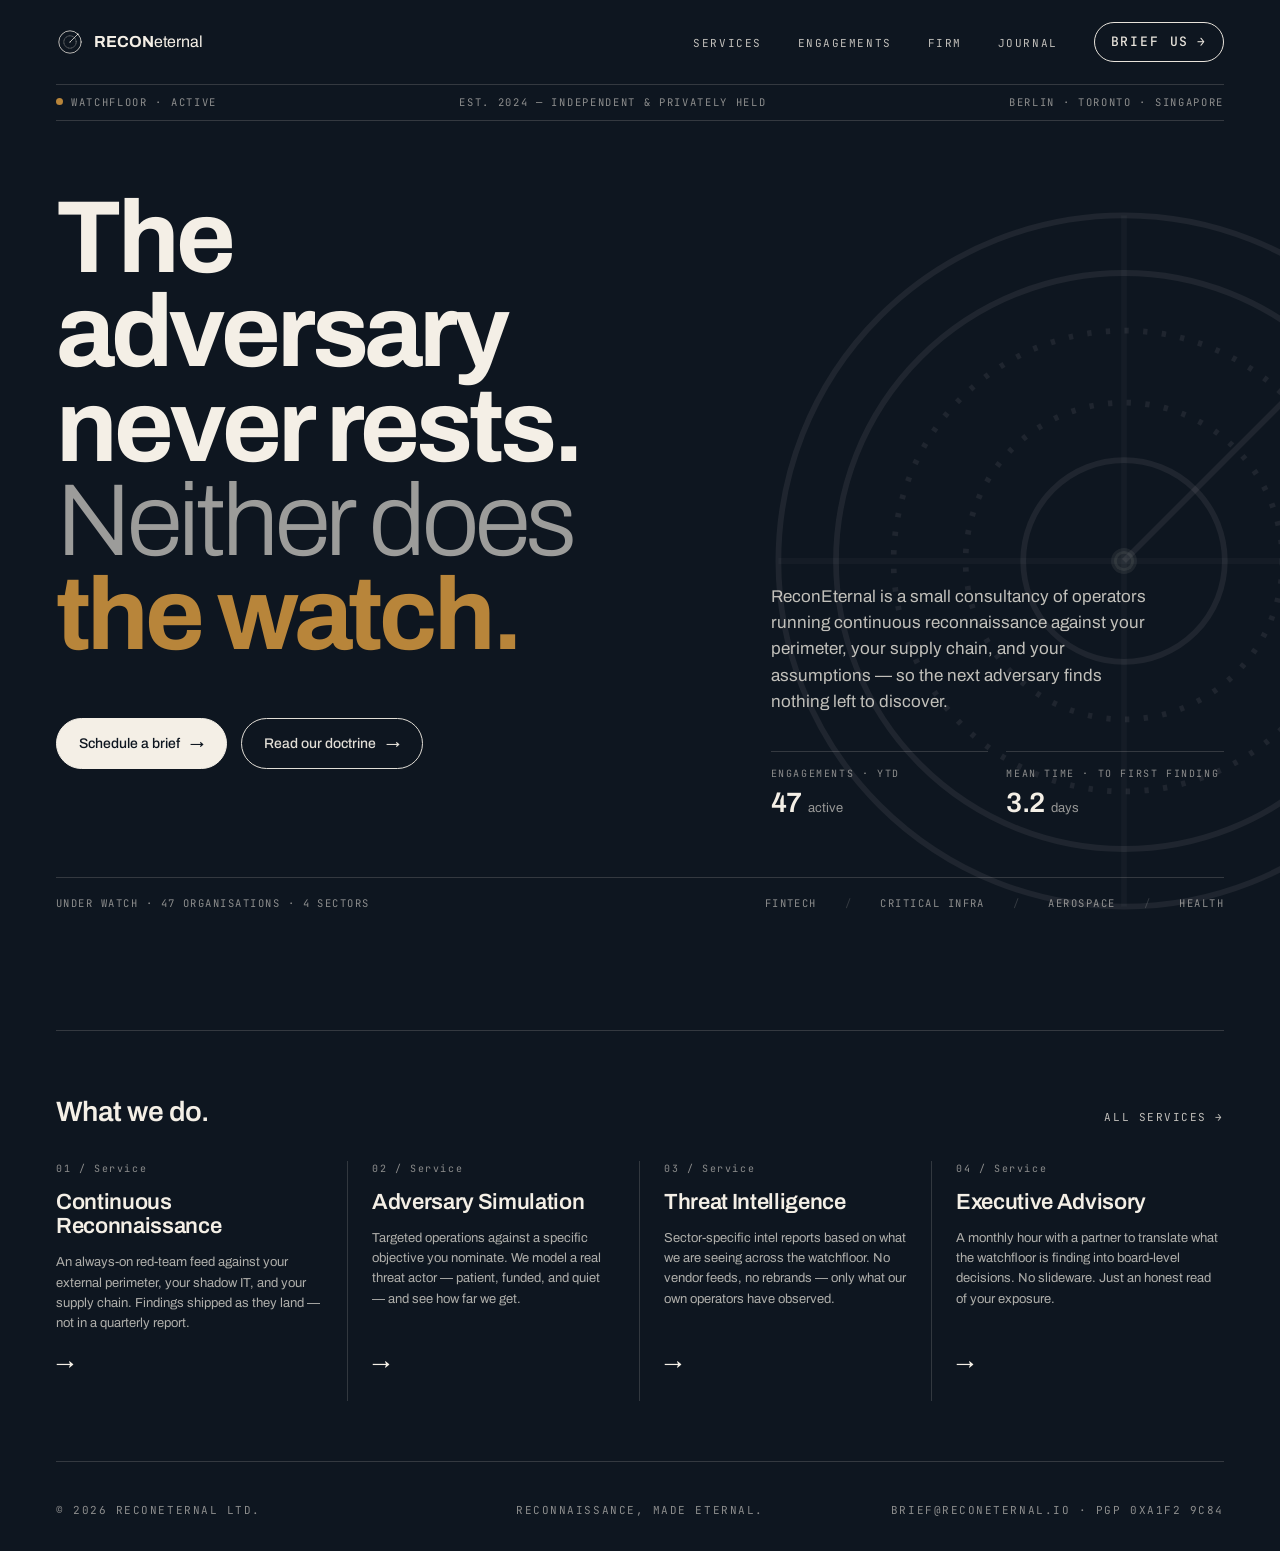
<file: index.html>
<!doctype html>
<html lang="en">
<head>
  <meta charset="utf-8" />
  <meta name="viewport" content="width=device-width, initial-scale=1" />
  <title>ReconEternal — Reconnaissance, made eternal.</title>
  <meta name="description" content="A small consultancy of operators running continuous reconnaissance against your perimeter, your supply chain, and your assumptions." />
  <link rel="icon" type="image/svg+xml" href="logo.svg" />
  <link rel="preconnect" href="https://fonts.googleapis.com" />
  <link rel="preconnect" href="https://fonts.gstatic.com" crossorigin />
  <link href="https://fonts.googleapis.com/css2?family=Archivo:wght@300;400;500;600;700;800&family=JetBrains+Mono:wght@400;500&display=swap" rel="stylesheet" />
  <link rel="stylesheet" href="style.css" />
</head>
<body>

  <header class="wrap">
    <nav class="nav" aria-label="Primary">
      <a class="lockup" href="/" aria-label="ReconEternal home">
        <svg viewBox="0 0 100 100" fill="none" stroke="currentColor" stroke-width="2.6" stroke-linecap="round" aria-hidden="true">
          <circle cx="50" cy="50" r="40"/>
          <circle cx="50" cy="50" r="22" stroke-dasharray="1.5 4" stroke-opacity="0.55"/>
          <line x1="50" y1="50" x2="78" y2="22"/>
          <circle cx="78" cy="22" r="2.8" fill="currentColor" stroke="none"/>
          <circle cx="50" cy="50" r="1.8" fill="currentColor" stroke="none"/>
        </svg>
        <span>RECON<em>eternal</em></span>
      </a>
      <ul>
        <li><a href="services.html">Services</a></li>
        <li><a href="engagements.html">Engagements</a></li>
        <li><a href="firm.html">Firm</a></li>
        <li><a href="journal.html">Journal</a></li>
        <li><a class="cta" href="brief.html">Brief us</a></li>
      </ul>
    </nav>

    <div class="meta-strip">
      <span><span class="live"></span>Watchfloor · Active</span>
      <span>Est. 2024 — independent &amp; privately held</span>
      <span>Berlin · Toronto · Singapore</span>
    </div>
  </header>

  <main class="wrap">
    <section class="hero">
      <div class="hero-deco" aria-hidden="true">
        <svg viewBox="0 0 100 100" fill="none" stroke="currentColor" stroke-width="0.8">
          <circle cx="50" cy="50" r="48"/>
          <circle cx="50" cy="50" r="40"/>
          <circle cx="50" cy="50" r="32" stroke-dasharray="0.6 2"/>
          <circle cx="50" cy="50" r="22" stroke-dasharray="0.6 2"/>
          <circle cx="50" cy="50" r="14"/>
          <line x1="50" y1="50" x2="84" y2="16"/>
          <circle cx="84" cy="16" r="2" fill="currentColor"/>
          <circle cx="50" cy="50" r="1.4" fill="currentColor"/>
          <line x1="2" y1="50" x2="98" y2="50" stroke-opacity="0.4"/>
          <line x1="50" y1="2" x2="50" y2="98" stroke-opacity="0.4"/>
        </svg>
      </div>

      <div class="hero-grid">
        <div>
          <h1>
            The adversary<br/>
            never rests.<br/>
            <em>Neither does</em><br/>
            <span class="accent">the watch.</span>
          </h1>
          <div class="actions">
            <a class="btn primary" href="brief.html">Schedule a brief</a>
            <a class="btn ghost"   href="firm.html">Read our doctrine</a>
          </div>
        </div>
        <aside>
          <p class="lede">
            ReconEternal is a small consultancy of operators running continuous reconnaissance against your perimeter, your supply chain, and your assumptions — so the next adversary finds nothing left to discover.
          </p>
          <div class="stamp-row">
            <div class="stamp">
              <div class="k">Engagements · YTD</div>
              <div class="v">47<small>active</small></div>
            </div>
            <div class="stamp">
              <div class="k">Mean time · to first finding</div>
              <div class="v">3.2<small>days</small></div>
            </div>
          </div>
        </aside>
      </div>

      <div class="foot-rail">
        <span>Under watch · 47 organisations · 4 sectors</span>
        <div class="clients">
          <span>Fintech</span><span class="sep">/</span>
          <span>Critical infra</span><span class="sep">/</span>
          <span>Aerospace</span><span class="sep">/</span>
          <span>Health</span>
        </div>
      </div>
    </section>

    <section class="svc-preview">
      <div class="head">
        <h2>What we do.</h2>
        <a href="services.html">All services →</a>
      </div>
      <div class="svc-grid">
        <article class="svc-card">
          <div class="num">01 / Service</div>
          <h3>Continuous Reconnaissance</h3>
          <p>An always-on red-team feed against your external perimeter, your shadow IT, and your supply chain. Findings shipped as they land — not in a quarterly report.</p>
          <div class="arrow">→</div>
        </article>
        <article class="svc-card">
          <div class="num">02 / Service</div>
          <h3>Adversary Simulation</h3>
          <p>Targeted operations against a specific objective you nominate. We model a real threat actor — patient, funded, and quiet — and see how far we get.</p>
          <div class="arrow">→</div>
        </article>
        <article class="svc-card">
          <div class="num">03 / Service</div>
          <h3>Threat Intelligence</h3>
          <p>Sector-specific intel reports based on what we are seeing across the watchfloor. No vendor feeds, no rebrands — only what our own operators have observed.</p>
          <div class="arrow">→</div>
        </article>
        <article class="svc-card">
          <div class="num">04 / Service</div>
          <h3>Executive Advisory</h3>
          <p>A monthly hour with a partner to translate what the watchfloor is finding into board-level decisions. No slideware. Just an honest read of your exposure.</p>
          <div class="arrow">→</div>
        </article>
      </div>
    </section>

    <footer class="site">
      <span>© 2026 ReconEternal Ltd.</span>
      <span class="center">Reconnaissance, made eternal.</span>
      <span class="right">brief@reconeternal.io · PGP 0xA1F2 9C84</span>
    </footer>
  </main>

</body>
</html>
</file>
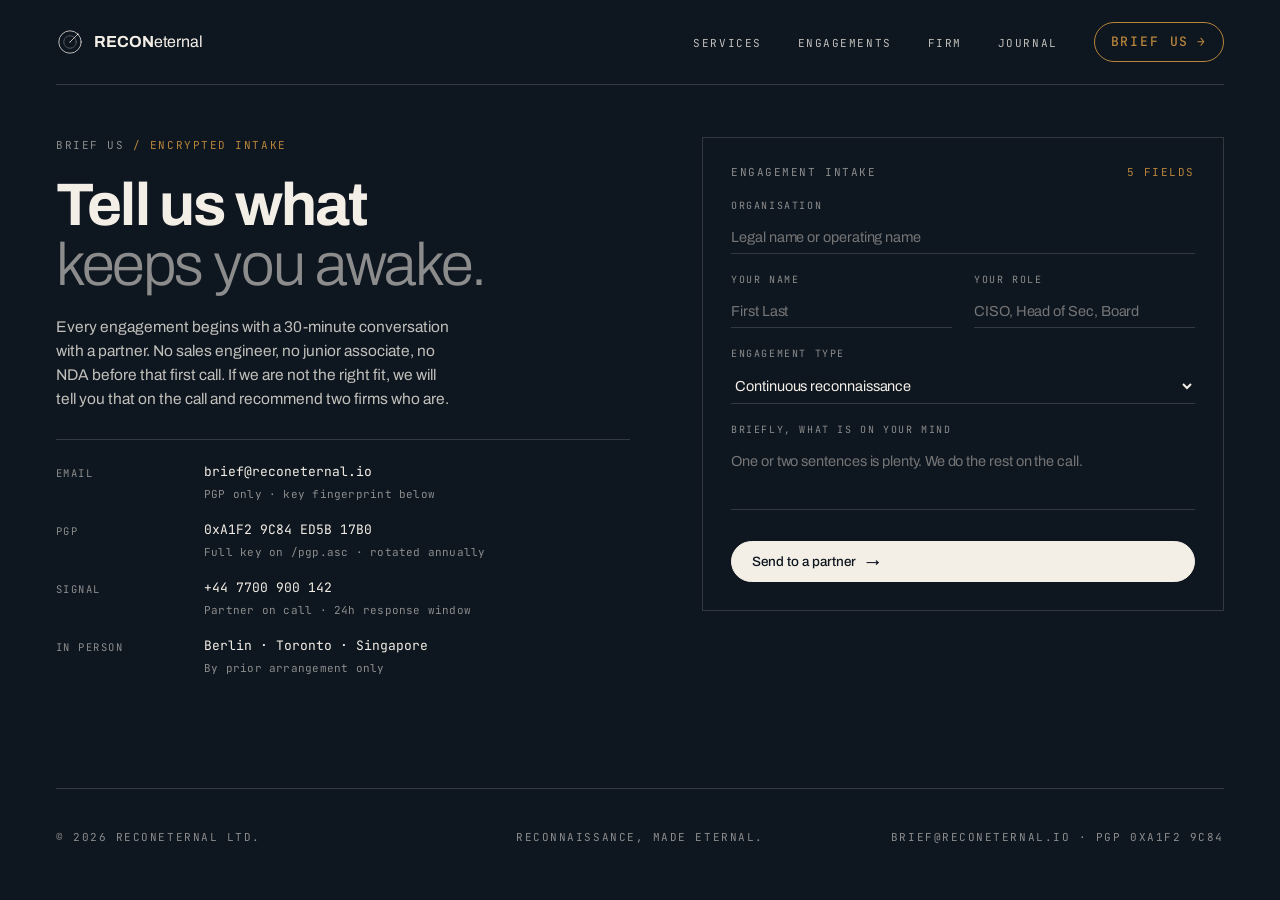
<file: brief.html>
<!doctype html>
<html lang="en">
<head>
  <meta charset="utf-8" />
  <meta name="viewport" content="width=device-width, initial-scale=1" />
  <title>Brief us — ReconEternal</title>
  <meta name="description" content="Three encrypted channels. One short form." />
  <link rel="icon" type="image/svg+xml" href="logo.svg" />
  <link rel="preconnect" href="https://fonts.googleapis.com" />
  <link rel="preconnect" href="https://fonts.gstatic.com" crossorigin />
  <link href="https://fonts.googleapis.com/css2?family=Archivo:wght@300;400;500;600;700;800&family=JetBrains+Mono:wght@400;500&display=swap" rel="stylesheet" />
  <link rel="stylesheet" href="style.css" />
</head>
<body>

  <header class="wrap">
    <nav class="nav" aria-label="Primary">
      <a class="lockup" href="index.html">
        <svg viewBox="0 0 100 100" fill="none" stroke="currentColor" stroke-width="2.6" stroke-linecap="round" aria-hidden="true">
          <circle cx="50" cy="50" r="40"/>
          <circle cx="50" cy="50" r="22" stroke-dasharray="1.5 4" stroke-opacity="0.55"/>
          <line x1="50" y1="50" x2="78" y2="22"/>
          <circle cx="78" cy="22" r="2.8" fill="currentColor" stroke="none"/>
          <circle cx="50" cy="50" r="1.8" fill="currentColor" stroke="none"/>
        </svg>
        <span>RECON<em>eternal</em></span>
      </a>
      <ul>
        <li><a href="services.html">Services</a></li>
        <li><a href="engagements.html">Engagements</a></li>
        <li><a href="firm.html">Firm</a></li>
        <li><a href="journal.html">Journal</a></li>
        <li><a class="cta active" href="brief.html">Brief us</a></li>
      </ul>
    </nav>
  </header>

  <main class="wrap">
    <section class="brief">
      <div class="left">
        <div class="crumb" style="font-family:'JetBrains Mono',monospace;font-size:11px;letter-spacing:.14em;color:var(--muted-d);text-transform:uppercase;margin-bottom:22px;">Brief us <span style="color:var(--amber)">/ encrypted intake</span></div>
        <h1>Tell us what <em>keeps you awake.</em></h1>
        <p class="copy">Every engagement begins with a 30-minute conversation with a partner. No sales engineer, no junior associate, no NDA before that first call. If we are not the right fit, we will tell you that on the call and recommend two firms who are.</p>

        <div class="channels">
          <div class="ch">
            <span class="k">Email</span>
            <span class="v">brief@reconeternal.io<small>PGP only · key fingerprint below</small></span>
          </div>
          <div class="ch">
            <span class="k">PGP</span>
            <span class="v">0xA1F2 9C84 ED5B 17B0<small>Full key on /pgp.asc · rotated annually</small></span>
          </div>
          <div class="ch">
            <span class="k">Signal</span>
            <span class="v">+44 7700 900 142<small>Partner on call · 24h response window</small></span>
          </div>
          <div class="ch">
            <span class="k">In person</span>
            <span class="v">Berlin · Toronto · Singapore<small>By prior arrangement only</small></span>
          </div>
        </div>
      </div>

      <form class="brief-form" onsubmit="event.preventDefault(); this.querySelector('button').textContent='Sent. We will be in touch within 24h';">
        <div class="fhead"><span>Engagement intake</span><span class="amber">5 fields</span></div>

        <div class="field">
          <label for="org">Organisation</label>
          <input id="org" name="org" type="text" required placeholder="Legal name or operating name" />
        </div>

        <div class="row2">
          <div class="field">
            <label for="name">Your name</label>
            <input id="name" name="name" type="text" required placeholder="First Last" />
          </div>
          <div class="field">
            <label for="role">Your role</label>
            <input id="role" name="role" type="text" required placeholder="CISO, Head of Sec, Board" />
          </div>
        </div>

        <div class="field">
          <label for="svc">Engagement type</label>
          <select id="svc" name="svc" required>
            <option>Continuous reconnaissance</option>
            <option>Adversary simulation</option>
            <option>Threat intelligence</option>
            <option>Executive advisory</option>
            <option>Incident companion</option>
            <option>Not sure yet</option>
          </select>
        </div>

        <div class="field">
          <label for="brief">Briefly, what is on your mind</label>
          <textarea id="brief" name="brief" rows="3" placeholder="One or two sentences is plenty. We do the rest on the call."></textarea>
        </div>

        <button type="submit">Send to a partner</button>
      </form>
    </section>

    <footer class="site">
      <span>© 2026 ReconEternal Ltd.</span>
      <span class="center">Reconnaissance, made eternal.</span>
      <span class="right">brief@reconeternal.io · PGP 0xA1F2 9C84</span>
    </footer>
  </main>

</body>
</html>
</file>
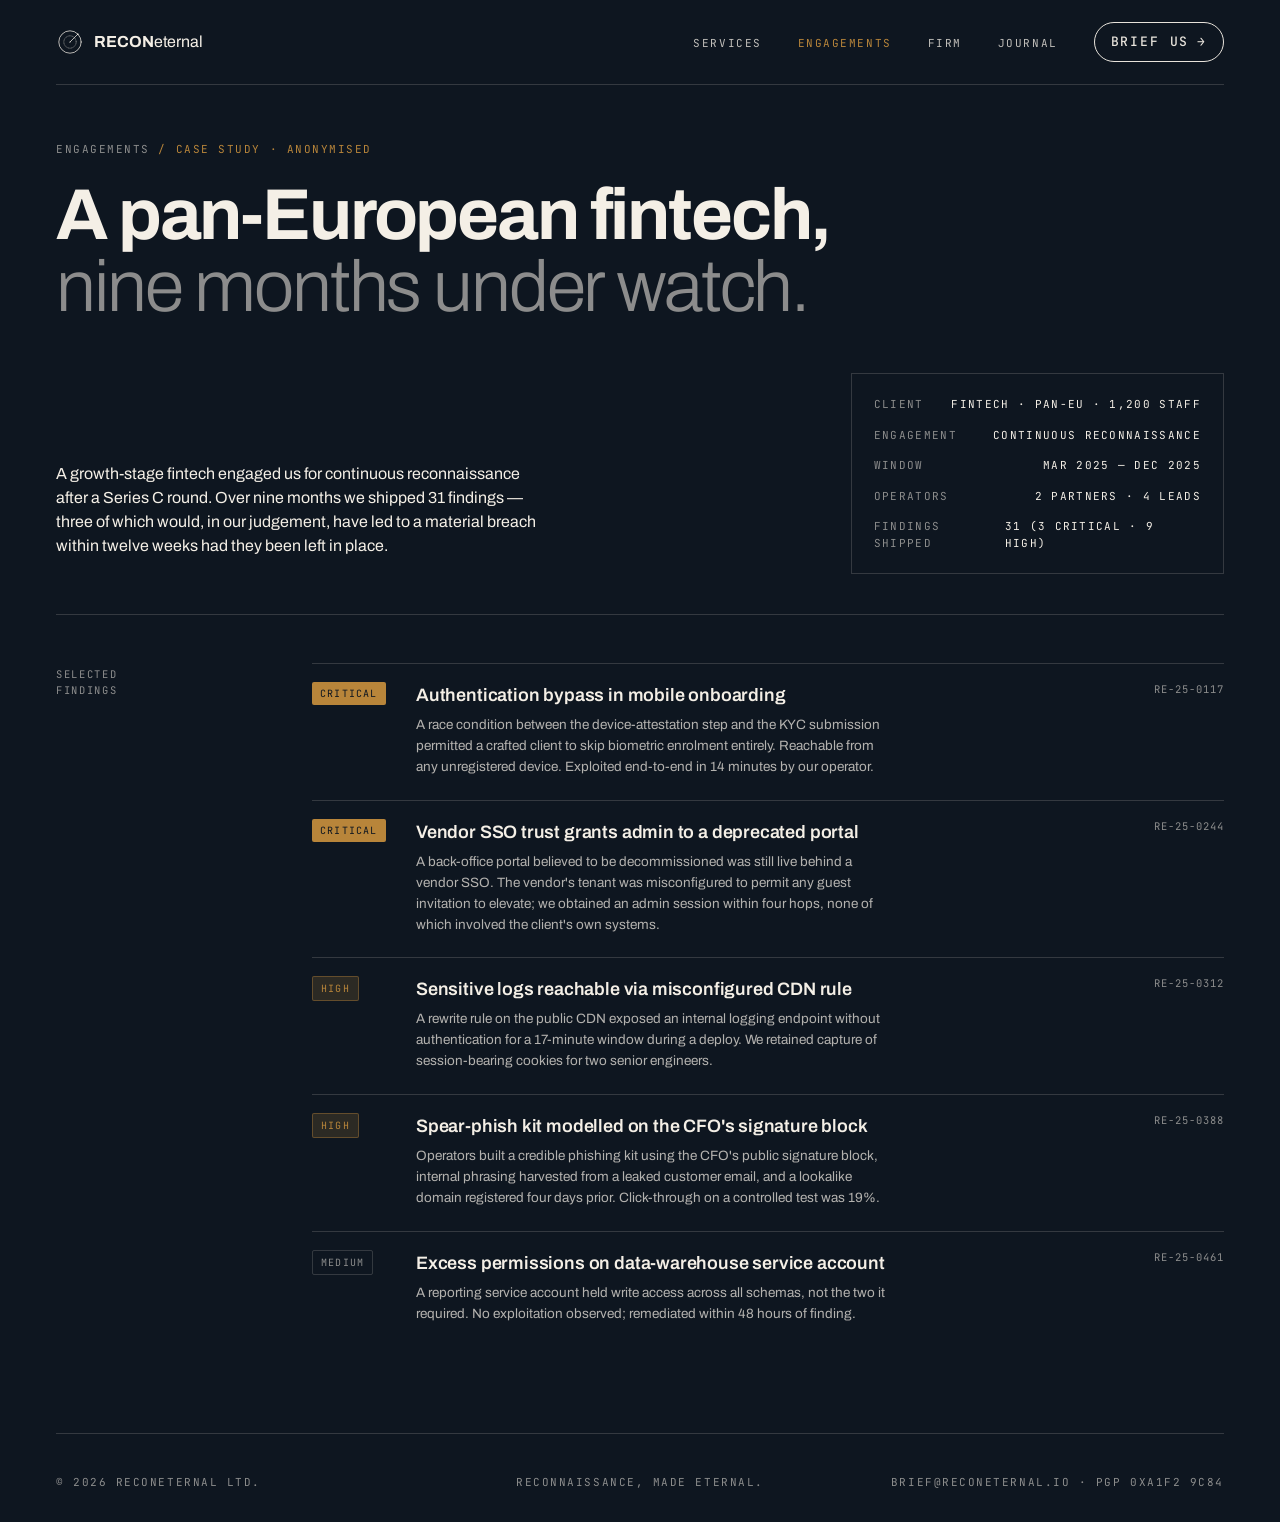
<file: engagements.html>
<!doctype html>
<html lang="en">
<head>
  <meta charset="utf-8" />
  <meta name="viewport" content="width=device-width, initial-scale=1" />
  <title>Engagements — ReconEternal</title>
  <meta name="description" content="An anonymised case study from the watchfloor." />
  <link rel="icon" type="image/svg+xml" href="logo.svg" />
  <link rel="preconnect" href="https://fonts.googleapis.com" />
  <link rel="preconnect" href="https://fonts.gstatic.com" crossorigin />
  <link href="https://fonts.googleapis.com/css2?family=Archivo:wght@300;400;500;600;700;800&family=JetBrains+Mono:wght@400;500&display=swap" rel="stylesheet" />
  <link rel="stylesheet" href="style.css" />
</head>
<body>

  <header class="wrap">
    <nav class="nav" aria-label="Primary">
      <a class="lockup" href="index.html">
        <svg viewBox="0 0 100 100" fill="none" stroke="currentColor" stroke-width="2.6" stroke-linecap="round" aria-hidden="true">
          <circle cx="50" cy="50" r="40"/>
          <circle cx="50" cy="50" r="22" stroke-dasharray="1.5 4" stroke-opacity="0.55"/>
          <line x1="50" y1="50" x2="78" y2="22"/>
          <circle cx="78" cy="22" r="2.8" fill="currentColor" stroke="none"/>
          <circle cx="50" cy="50" r="1.8" fill="currentColor" stroke="none"/>
        </svg>
        <span>RECON<em>eternal</em></span>
      </a>
      <ul>
        <li><a href="services.html">Services</a></li>
        <li><a class="active" href="engagements.html">Engagements</a></li>
        <li><a href="firm.html">Firm</a></li>
        <li><a href="journal.html">Journal</a></li>
        <li><a class="cta" href="brief.html">Brief us</a></li>
      </ul>
    </nav>
  </header>

  <main class="wrap">
    <section class="phero">
      <div class="crumb">Engagements <span class="amber">/ case study · anonymised</span></div>
      <h1>A pan-European fintech, <em>nine months under watch.</em></h1>
    </section>

    <section class="eng-meta">
      <p class="lede" style="max-width:54ch;">A growth-stage fintech engaged us for continuous reconnaissance after a Series C round. Over nine months we shipped 31 findings — three of which would, in our judgement, have led to a material breach within twelve weeks had they been left in place.</p>
      <div class="card">
        <div class="row"><span class="k">Client</span><span>Fintech · Pan-EU · 1,200 staff</span></div>
        <div class="row"><span class="k">Engagement</span><span>Continuous reconnaissance</span></div>
        <div class="row"><span class="k">Window</span><span>Mar 2025 — Dec 2025</span></div>
        <div class="row"><span class="k">Operators</span><span>2 partners · 4 leads</span></div>
        <div class="row"><span class="k">Findings shipped</span><span>31 (3 critical · 9 high)</span></div>
      </div>
    </section>

    <section class="eng-body">
      <div class="label">Selected<br/>findings</div>
      <div class="findings">
        <article class="finding">
          <span class="sev crit">Critical</span>
          <div>
            <h4>Authentication bypass in mobile onboarding</h4>
            <p>A race condition between the device-attestation step and the KYC submission permitted a crafted client to skip biometric enrolment entirely. Reachable from any unregistered device. Exploited end-to-end in 14 minutes by our operator.</p>
          </div>
          <span class="id">RE-25-0117</span>
        </article>

        <article class="finding">
          <span class="sev crit">Critical</span>
          <div>
            <h4>Vendor SSO trust grants admin to a deprecated portal</h4>
            <p>A back-office portal believed to be decommissioned was still live behind a vendor SSO. The vendor's tenant was misconfigured to permit any guest invitation to elevate; we obtained an admin session within four hops, none of which involved the client's own systems.</p>
          </div>
          <span class="id">RE-25-0244</span>
        </article>

        <article class="finding">
          <span class="sev high">High</span>
          <div>
            <h4>Sensitive logs reachable via misconfigured CDN rule</h4>
            <p>A rewrite rule on the public CDN exposed an internal logging endpoint without authentication for a 17-minute window during a deploy. We retained capture of session-bearing cookies for two senior engineers.</p>
          </div>
          <span class="id">RE-25-0312</span>
        </article>

        <article class="finding">
          <span class="sev high">High</span>
          <div>
            <h4>Spear-phish kit modelled on the CFO's signature block</h4>
            <p>Operators built a credible phishing kit using the CFO's public signature block, internal phrasing harvested from a leaked customer email, and a lookalike domain registered four days prior. Click-through on a controlled test was 19%.</p>
          </div>
          <span class="id">RE-25-0388</span>
        </article>

        <article class="finding">
          <span class="sev med">Medium</span>
          <div>
            <h4>Excess permissions on data-warehouse service account</h4>
            <p>A reporting service account held write access across all schemas, not the two it required. No exploitation observed; remediated within 48 hours of finding.</p>
          </div>
          <span class="id">RE-25-0461</span>
        </article>
      </div>
    </section>

    <footer class="site">
      <span>© 2026 ReconEternal Ltd.</span>
      <span class="center">Reconnaissance, made eternal.</span>
      <span class="right">brief@reconeternal.io · PGP 0xA1F2 9C84</span>
    </footer>
  </main>

</body>
</html>
</file>
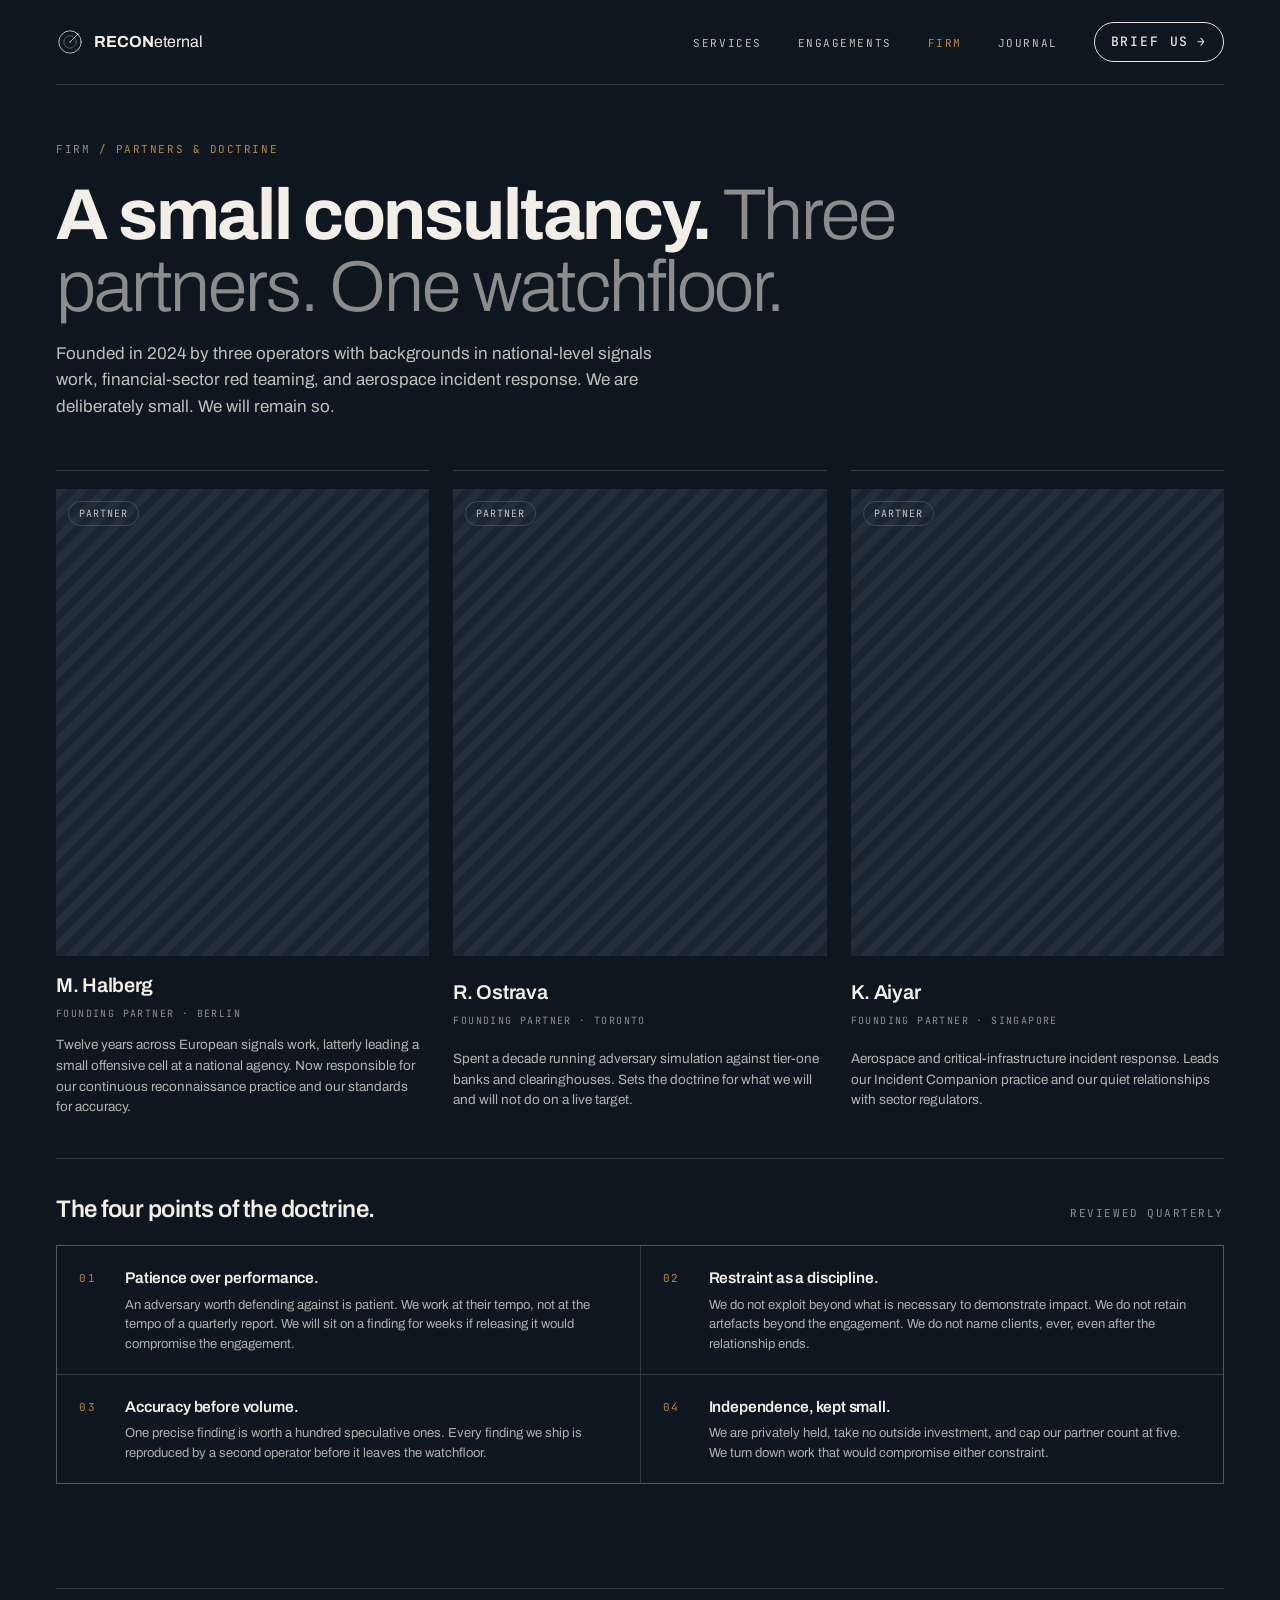
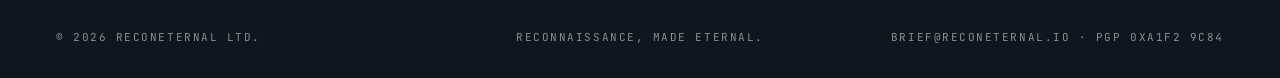
<file: firm.html>
<!doctype html>
<html lang="en">
<head>
  <meta charset="utf-8" />
  <meta name="viewport" content="width=device-width, initial-scale=1" />
  <title>Firm — ReconEternal</title>
  <meta name="description" content="A small consultancy. Three partners. A doctrine of patience, restraint, and accuracy." />
  <link rel="icon" type="image/svg+xml" href="logo.svg" />
  <link rel="preconnect" href="https://fonts.googleapis.com" />
  <link rel="preconnect" href="https://fonts.gstatic.com" crossorigin />
  <link href="https://fonts.googleapis.com/css2?family=Archivo:wght@300;400;500;600;700;800&family=JetBrains+Mono:wght@400;500&display=swap" rel="stylesheet" />
  <link rel="stylesheet" href="style.css" />
</head>
<body>

  <header class="wrap">
    <nav class="nav" aria-label="Primary">
      <a class="lockup" href="index.html">
        <svg viewBox="0 0 100 100" fill="none" stroke="currentColor" stroke-width="2.6" stroke-linecap="round" aria-hidden="true">
          <circle cx="50" cy="50" r="40"/>
          <circle cx="50" cy="50" r="22" stroke-dasharray="1.5 4" stroke-opacity="0.55"/>
          <line x1="50" y1="50" x2="78" y2="22"/>
          <circle cx="78" cy="22" r="2.8" fill="currentColor" stroke="none"/>
          <circle cx="50" cy="50" r="1.8" fill="currentColor" stroke="none"/>
        </svg>
        <span>RECON<em>eternal</em></span>
      </a>
      <ul>
        <li><a href="services.html">Services</a></li>
        <li><a href="engagements.html">Engagements</a></li>
        <li><a class="active" href="firm.html">Firm</a></li>
        <li><a href="journal.html">Journal</a></li>
        <li><a class="cta" href="brief.html">Brief us</a></li>
      </ul>
    </nav>
  </header>

  <main class="wrap">
    <section class="phero">
      <div class="crumb">Firm <span class="amber">/ partners &amp; doctrine</span></div>
      <h1>A small consultancy. <em>Three partners. One watchfloor.</em></h1>
      <p class="lede">Founded in 2024 by three operators with backgrounds in national-level signals work, financial-sector red teaming, and aerospace incident response. We are deliberately small. We will remain so.</p>
    </section>

    <section class="partners">
      <article class="partner">
        <div class="portrait"><span class="pill">Partner</span></div>
        <h4>M. Halberg<small>FOUNDING PARTNER · BERLIN</small></h4>
        <p>Twelve years across European signals work, latterly leading a small offensive cell at a national agency. Now responsible for our continuous reconnaissance practice and our standards for accuracy.</p>
      </article>
      <article class="partner">
        <div class="portrait"><span class="pill">Partner</span></div>
        <h4>R. Ostrava<small>FOUNDING PARTNER · TORONTO</small></h4>
        <p>Spent a decade running adversary simulation against tier-one banks and clearinghouses. Sets the doctrine for what we will and will not do on a live target.</p>
      </article>
      <article class="partner">
        <div class="portrait"><span class="pill">Partner</span></div>
        <h4>K. Aiyar<small>FOUNDING PARTNER · SINGAPORE</small></h4>
        <p>Aerospace and critical-infrastructure incident response. Leads our Incident Companion practice and our quiet relationships with sector regulators.</p>
      </article>
    </section>

    <section class="doctrine">
      <div class="head">
        <h2>The four points of the doctrine.</h2>
        <span>Reviewed quarterly</span>
      </div>
      <ol>
        <li><span class="n">01</span><div><b>Patience over performance.</b><p>An adversary worth defending against is patient. We work at their tempo, not at the tempo of a quarterly report. We will sit on a finding for weeks if releasing it would compromise the engagement.</p></div></li>
        <li><span class="n">02</span><div><b>Restraint as a discipline.</b><p>We do not exploit beyond what is necessary to demonstrate impact. We do not retain artefacts beyond the engagement. We do not name clients, ever, even after the relationship ends.</p></div></li>
        <li><span class="n">03</span><div><b>Accuracy before volume.</b><p>One precise finding is worth a hundred speculative ones. Every finding we ship is reproduced by a second operator before it leaves the watchfloor.</p></div></li>
        <li><span class="n">04</span><div><b>Independence, kept small.</b><p>We are privately held, take no outside investment, and cap our partner count at five. We turn down work that would compromise either constraint.</p></div></li>
      </ol>
    </section>

    <footer class="site">
      <span>© 2026 ReconEternal Ltd.</span>
      <span class="center">Reconnaissance, made eternal.</span>
      <span class="right">brief@reconeternal.io · PGP 0xA1F2 9C84</span>
    </footer>
  </main>

</body>
</html>
</file>
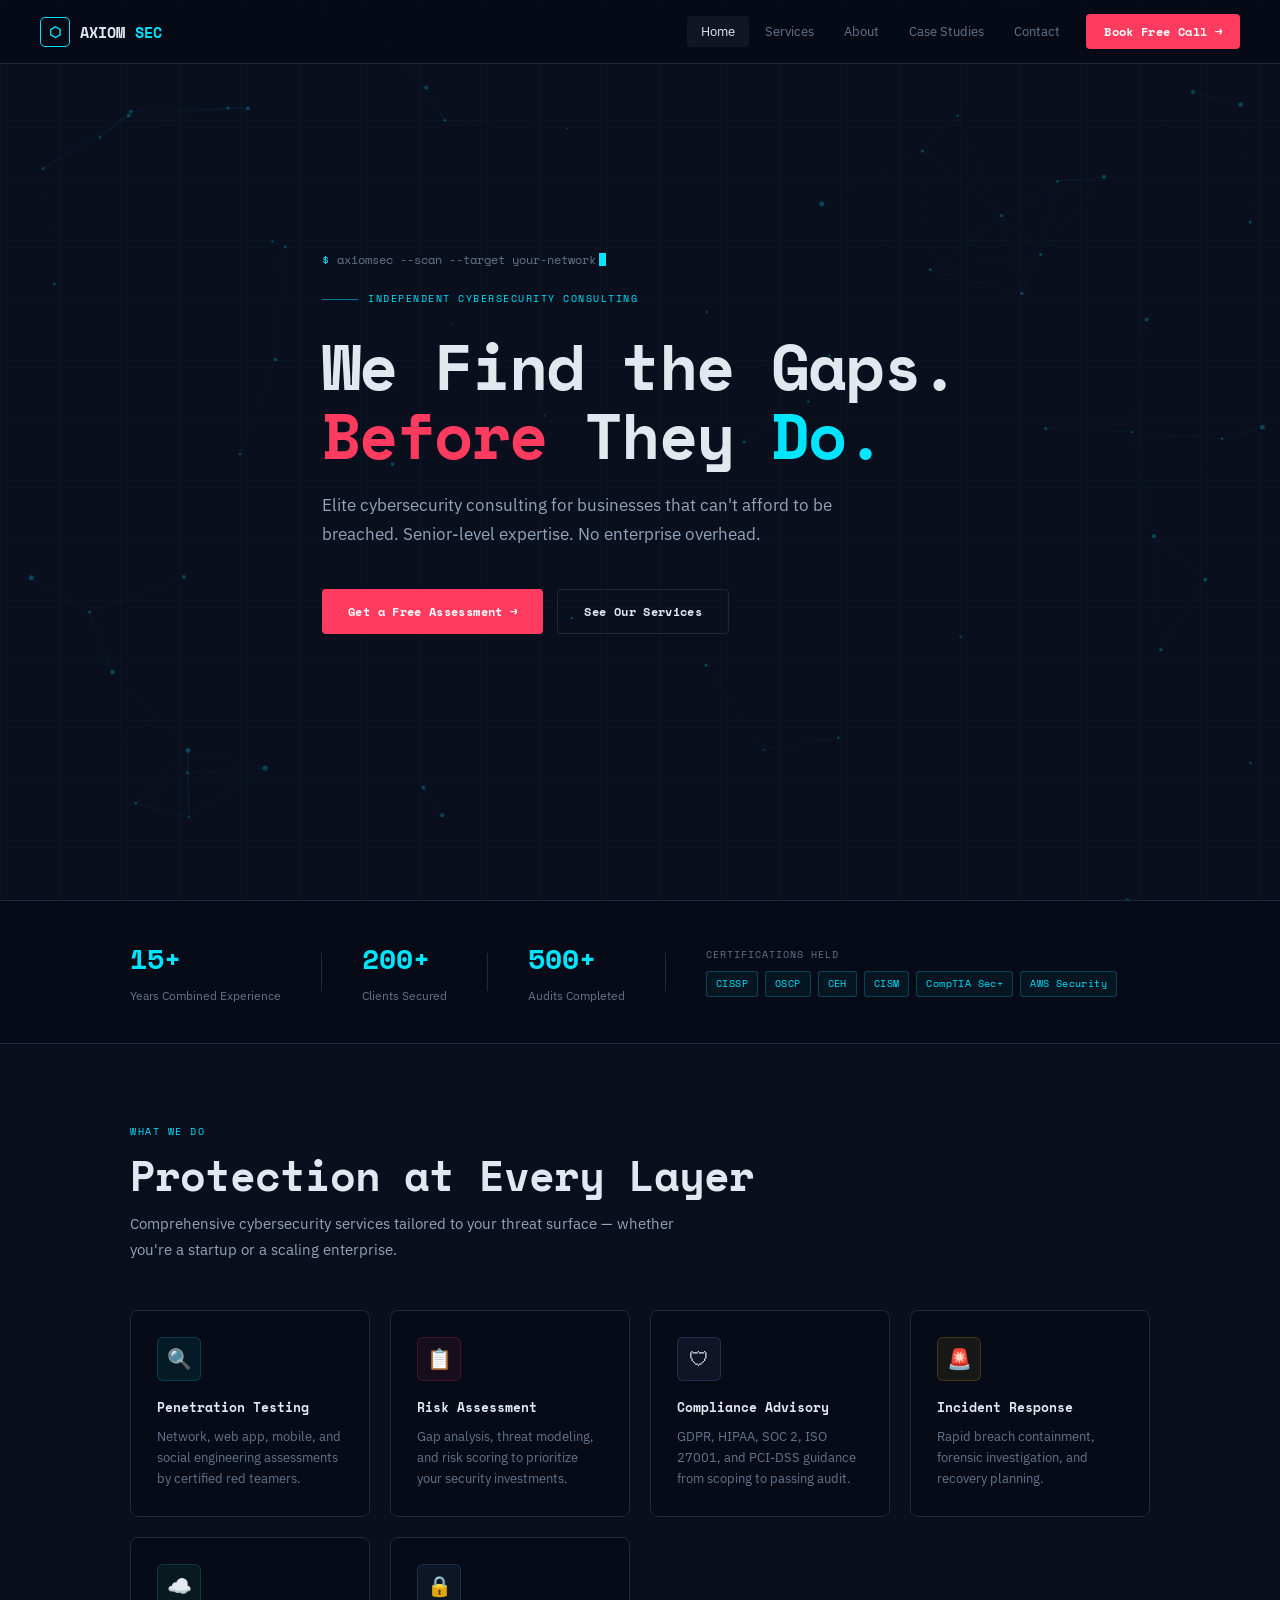
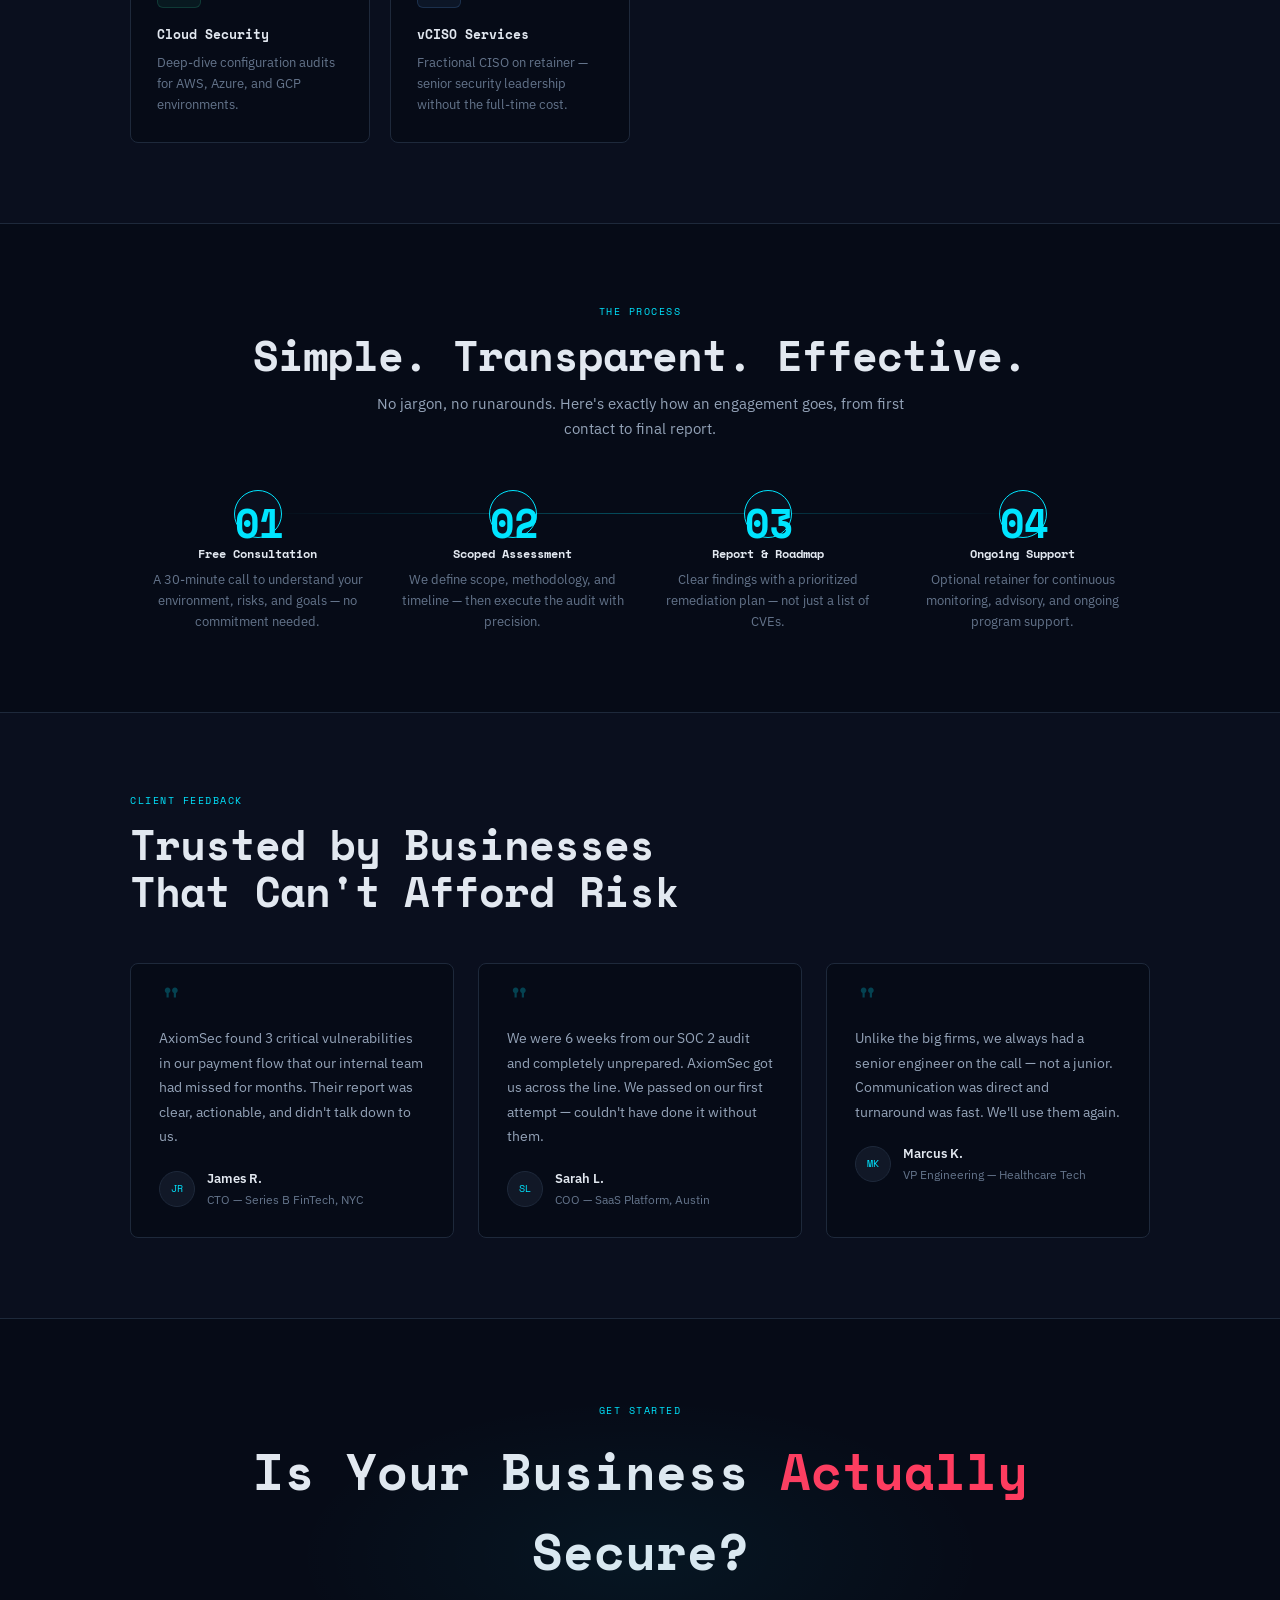
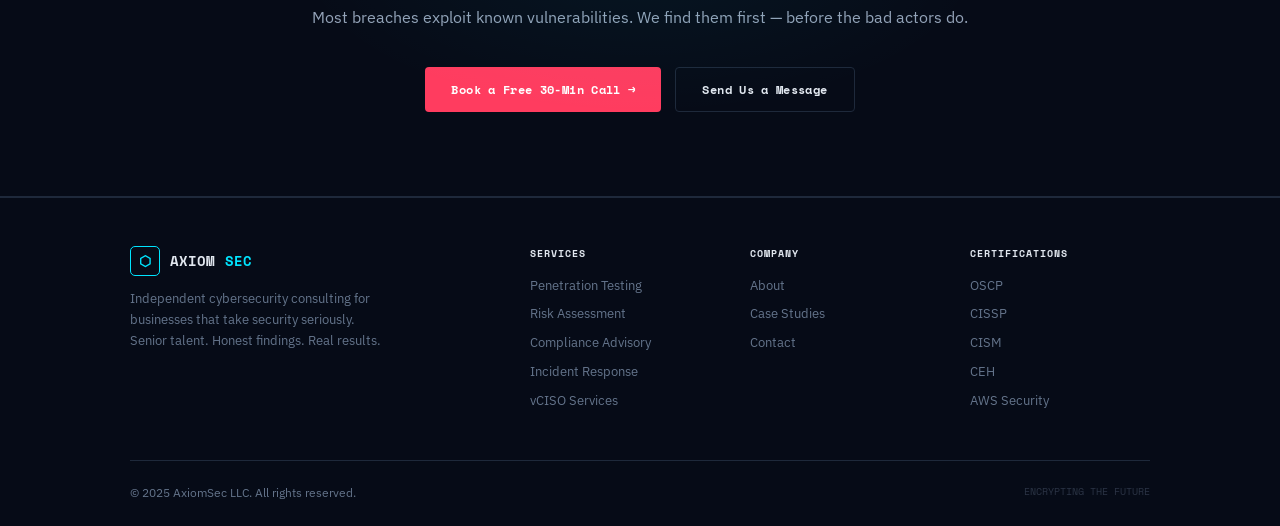
<file: index(1).html>
<!DOCTYPE html>
<html lang="en">
<head>
<meta charset="UTF-8">
<meta name="viewport" content="width=device-width, initial-scale=1">
<title>AxiomSec — Independent Cybersecurity Consulting</title>
<link href="https://fonts.googleapis.com/css2?family=Space+Mono:wght@400;700&family=IBM+Plex+Sans:wght@300;400;500;600&display=swap" rel="stylesheet">
<style>
:root{--bg:#0a0f1e;--surface:#111827;--deep:#060b17;--cyan:#00e5ff;--red:#ff3c5f;--text:#e2e8f0;--muted:#64748b;--border:#1e293b}
*{box-sizing:border-box;margin:0;padding:0}
html{scroll-behavior:smooth}
body{background:var(--bg);color:var(--text);font-family:'IBM Plex Sans',sans-serif;line-height:1.6;overflow-x:hidden}
h1,h2,h3,.mono{font-family:'Space Mono',monospace}
::-webkit-scrollbar{width:4px}
::-webkit-scrollbar-track{background:var(--bg)}
::-webkit-scrollbar-thumb{background:var(--border);border-radius:2px}

/* NAV */
nav{position:fixed;top:0;left:0;right:0;z-index:200;background:rgba(6,11,23,0.94);backdrop-filter:blur(14px);border-bottom:1px solid var(--border);padding:0 40px;display:flex;align-items:center;height:64px;gap:8px}
.logo{font-family:'Space Mono',monospace;font-size:15px;font-weight:700;color:var(--text);text-decoration:none;display:flex;align-items:center;gap:10px;cursor:pointer;border:none;background:none}
.logo-mark{width:30px;height:30px;border:1.5px solid var(--cyan);border-radius:5px;display:flex;align-items:center;justify-content:center;color:var(--cyan);font-size:14px}
.nav-links{margin-left:auto;display:flex;align-items:center;gap:2px}
.nl{background:none;border:none;color:var(--muted);font-family:'IBM Plex Sans',sans-serif;font-size:13px;padding:7px 14px;border-radius:4px;cursor:pointer;transition:color .2s,background .2s}
.nl:hover,.nl.on{color:var(--text);background:rgba(255,255,255,0.05)}
.nav-cta{margin-left:10px;background:var(--red);color:#fff;border:none;font-family:'Space Mono',monospace;font-size:12px;font-weight:700;padding:9px 18px;border-radius:4px;cursor:pointer;transition:opacity .2s,transform .15s;letter-spacing:.03em}
.nav-cta:hover{opacity:.88;transform:translateY(-1px)}

/* PAGES */
.pg{display:none}
.pg.on{display:block;animation:fi .25s ease}
@keyframes fi{from{opacity:0;transform:translateY(6px)}to{opacity:1;transform:translateY(0)}}

/* LAYOUT */
.wrap{max-width:1100px;margin:0 auto;padding:0 40px}
section{padding:80px 0}

/* LABELS */
.lbl{font-family:'Space Mono',monospace;font-size:10px;letter-spacing:.15em;color:var(--cyan);text-transform:uppercase;display:block;margin-bottom:12px}

/* GRID */
.g2{display:grid;grid-template-columns:1fr 1fr;gap:24px}
.g3{display:grid;grid-template-columns:repeat(3,1fr);gap:24px}
.g4{display:grid;grid-template-columns:repeat(auto-fit,minmax(210px,1fr));gap:20px}

/* CARD */
.card{background:var(--deep);border:1px solid var(--border);border-radius:8px;padding:26px;transition:border-color .25s,transform .25s}
.card:hover{border-color:rgba(0,229,255,.35);transform:translateY(-3px)}

/* BUTTONS */
.btn{display:inline-flex;align-items:center;gap:8px;font-family:'Space Mono',monospace;font-size:12px;font-weight:700;padding:13px 26px;border-radius:4px;border:none;cursor:pointer;text-decoration:none;transition:opacity .2s,transform .15s;letter-spacing:.03em}
.btn:hover{opacity:.88;transform:translateY(-1px)}
.btn-c{background:var(--cyan);color:#0a0f1e}
.btn-r{background:var(--red);color:#fff}
.btn-o{background:transparent;color:var(--text);border:1px solid var(--border)}
.btn-o:hover{border-color:var(--cyan);background:rgba(0,229,255,.05)}

/* HERO */
.hero{position:relative;min-height:100vh;display:flex;align-items:center;overflow:hidden;padding-top:64px}
#hc{position:absolute;top:0;left:0;width:100%;height:100%;opacity:.38}
.grid-over{position:absolute;inset:0;background-image:linear-gradient(rgba(0,229,255,.025) 1px,transparent 1px),linear-gradient(90deg,rgba(0,229,255,.025) 1px,transparent 1px);background-size:60px 60px;pointer-events:none}
.hero-inner{position:relative;z-index:2;max-width:680px}
.term{display:flex;align-items:center;gap:8px;font-family:'Space Mono',monospace;font-size:12px;color:var(--muted);margin-bottom:22px}
.term-p{color:var(--cyan)}
@keyframes blink{0%,100%{opacity:1}50%{opacity:0}}
.cur{display:inline-block;width:7px;height:13px;background:var(--cyan);margin-left:3px;vertical-align:-2px;animation:blink 1.2s infinite}
.eyebrow{display:flex;align-items:center;gap:10px;margin-bottom:24px}
.eyebrow span{font-family:'Space Mono',monospace;font-size:10px;letter-spacing:.15em;color:var(--cyan)}
.ey-line{width:36px;height:1px;background:var(--cyan);opacity:.5}
.hero h1{font-size:clamp(36px,5vw,66px);font-weight:700;line-height:1.08;letter-spacing:-.025em;margin-bottom:22px}
.ac{color:var(--cyan)}
.ar{color:var(--red)}
.hero-sub{font-size:17px;color:#94a3b8;max-width:510px;margin-bottom:40px;line-height:1.7}
.hero-btns{display:flex;gap:14px;flex-wrap:wrap}

/* TRUST BAR */
.trust{background:var(--deep);border-top:1px solid var(--border);border-bottom:1px solid var(--border);padding:36px 0}
.trust-in{display:flex;gap:40px;align-items:center;flex-wrap:wrap}
.tstat .num{font-family:'Space Mono',monospace;font-size:28px;font-weight:700;color:var(--cyan);display:block}
.tstat .desc{font-size:12px;color:var(--muted);margin-top:2px}
.tdiv{width:1px;height:38px;background:var(--border);flex-shrink:0}
.pills{display:flex;gap:7px;flex-wrap:wrap}
.pill{font-family:'Space Mono',monospace;font-size:10px;letter-spacing:.04em;padding:4px 9px;border:1px solid rgba(0,229,255,.22);color:var(--cyan);border-radius:3px;background:rgba(0,229,255,.05)}

/* SECTION HEADER */
.sh{margin-bottom:48px}
.sh h2{font-size:clamp(26px,3.5vw,42px);font-weight:700;letter-spacing:-.025em;line-height:1.12;margin-bottom:12px}
.sh p{font-size:15px;color:#94a3b8;max-width:560px;line-height:1.7}

/* SERVICE CARDS (home) */
.svc{background:var(--deep);border:1px solid var(--border);border-radius:8px;padding:26px;transition:all .25s;cursor:pointer}
.svc:hover{border-color:var(--cyan);transform:translateY(-4px);box-shadow:0 20px 40px rgba(0,0,0,.4)}
.svc-ico{width:44px;height:44px;border-radius:6px;display:flex;align-items:center;justify-content:center;font-size:20px;margin-bottom:16px}
.svc h3{font-family:'Space Mono',monospace;font-size:13px;font-weight:700;margin-bottom:9px}
.svc p{font-size:13px;color:var(--muted);line-height:1.6}

/* HOW IT WORKS */
.steps{display:grid;grid-template-columns:repeat(4,1fr);position:relative;gap:0}
.steps::before{content:'';position:absolute;top:23px;left:12.5%;right:12.5%;height:1px;background:linear-gradient(to right,transparent,rgba(0,229,255,.3),transparent)}
.step{padding:0 16px;text-align:center}
.snum{width:48px;height:48px;border-radius:50%;border:1.5px solid var(--cyan);display:flex;align-items:center;justify-content:center;font-family:'Space Mono',monospace;font-size:13px;font-weight:700;color:var(--cyan);margin:0 auto 18px;background:var(--bg);position:relative;z-index:1}
.step h3{font-family:'Space Mono',monospace;font-size:12px;margin-bottom:7px}
.step p{font-size:13px;color:var(--muted);line-height:1.6}

/* TESTIMONIALS */
.tcard{background:var(--deep);border:1px solid var(--border);border-radius:8px;padding:28px}
.qm{font-family:'Space Mono',monospace;font-size:40px;color:var(--cyan);opacity:.25;line-height:.5;margin-bottom:14px;display:block}
.ttext{font-size:14px;color:#94a3b8;line-height:1.75;margin-bottom:20px}
.tauth{display:flex;align-items:center;gap:12px}
.tav{width:36px;height:36px;border-radius:50%;background:var(--surface);border:1px solid var(--border);display:flex;align-items:center;justify-content:center;font-family:'Space Mono',monospace;font-size:10px;color:var(--cyan);flex-shrink:0}
.aname{font-size:13px;font-weight:600}
.aco{font-size:12px;color:var(--muted)}

/* CTA BANNER */
.cta-band{background:var(--deep);border-top:1px solid var(--border);border-bottom:1px solid var(--border);padding:84px 0;text-align:center;position:relative;overflow:hidden}
.cta-band::before{content:'';position:absolute;top:50%;left:50%;transform:translate(-50%,-50%);width:700px;height:320px;background:radial-gradient(ellipse,rgba(0,229,255,.05) 0%,transparent 70%);pointer-events:none}
.cta-band h2{font-size:clamp(28px,4vw,50px);margin-bottom:14px}
.cta-band p{color:#94a3b8;font-size:16px;margin-bottom:36px}
.cta-row{display:flex;gap:14px;justify-content:center;flex-wrap:wrap}

/* FOOTER */
footer{background:var(--deep);border-top:1px solid var(--border);padding:48px 0 24px}
.fg{display:grid;grid-template-columns:2fr 1fr 1fr 1fr;gap:40px;margin-bottom:40px}
.fb p{font-size:13px;color:var(--muted);margin-top:12px;line-height:1.65;max-width:260px}
.fc h4{font-family:'Space Mono',monospace;font-size:10px;letter-spacing:.1em;margin-bottom:14px}
.fc a{display:block;color:var(--muted);font-size:13px;text-decoration:none;margin-bottom:8px;cursor:pointer;transition:color .2s}
.fc a:hover{color:var(--text)}
.fbot{border-top:1px solid var(--border);padding-top:22px;display:flex;justify-content:space-between;align-items:center}
.fbot p{font-size:12px;color:var(--muted)}

/* PAGE HEADER */
.ph{padding:120px 0 64px;background:var(--deep);border-bottom:1px solid var(--border)}
.ph h1{font-size:clamp(30px,4vw,54px);margin-bottom:12px}
.ph p{font-size:15px;color:#94a3b8;max-width:540px}

/* SERVICE DETAIL CARDS */
.sdc{background:var(--deep);border:1px solid var(--border);border-radius:8px;padding:30px;border-left:3px solid var(--cyan)}
.sdc h3{font-family:'Space Mono',monospace;font-size:15px;margin-bottom:10px}
.sdc p{font-size:14px;color:#94a3b8;line-height:1.7;margin-bottom:14px}
.tags{display:flex;gap:6px;flex-wrap:wrap}
.tag{font-family:'Space Mono',monospace;font-size:10px;padding:3px 8px;border:1px solid var(--border);border-radius:3px;color:var(--muted)}

/* ENGAGEMENT */
.ecard{background:var(--deep);border:1px solid var(--border);border-radius:8px;padding:32px;text-align:center}
.ecard.ft{border-color:var(--cyan)}
.ecard h3{font-family:'Space Mono',monospace;font-size:14px;margin-bottom:10px}
.ecard p{font-size:13px;color:var(--muted);line-height:1.65}
.badge{display:inline-block;font-family:'Space Mono',monospace;font-size:10px;letter-spacing:.04em;padding:3px 10px;background:rgba(0,229,255,.08);color:var(--cyan);border:1px solid rgba(0,229,255,.22);border-radius:3px;margin-bottom:12px}

/* ABOUT */
.mission{background:var(--deep);border:1px solid var(--border);border-left:3px solid var(--cyan);border-radius:8px;padding:36px}
.mission blockquote{font-family:'Space Mono',monospace;font-size:17px;line-height:1.7;margin-bottom:18px}
.mission p{font-size:14px;color:#94a3b8;line-height:1.75}
.tcard-a{background:var(--deep);border:1px solid var(--border);border-radius:8px;padding:28px;text-align:center}
.av{width:80px;height:80px;border-radius:50%;margin:0 auto 16px;background:var(--surface);border:2px solid var(--border);display:flex;align-items:center;justify-content:center;font-family:'Space Mono',monospace;font-size:22px;font-weight:700;color:var(--cyan)}
.tcard-a h3{font-family:'Space Mono',monospace;font-size:13px;margin-bottom:3px}
.trole{font-size:12px;color:var(--cyan);margin-bottom:12px}
.tcard-a p{font-size:13px;color:var(--muted);line-height:1.65;margin-bottom:14px}
.wpills{display:flex;gap:4px;flex-wrap:wrap;justify-content:center}
.wg{display:grid;grid-template-columns:1fr 1fr;gap:14px}
.wi{display:flex;align-items:flex-start;gap:13px;padding:18px;background:var(--deep);border:1px solid var(--border);border-radius:6px}
.wchk{width:22px;height:22px;border-radius:50%;background:rgba(0,229,255,.08);border:1px solid var(--cyan);display:flex;align-items:center;justify-content:center;flex-shrink:0;color:var(--cyan);font-size:11px}
.wi p{font-size:13px;color:#94a3b8;line-height:1.6}

/* CASE STUDIES */
.cscard{background:var(--deep);border:1px solid var(--border);border-radius:8px;overflow:hidden}
.csh{padding:22px 24px;border-bottom:1px solid var(--border);display:flex;align-items:center;gap:12px}
.csb{padding:24px;display:grid;grid-template-columns:repeat(3,1fr);gap:24px}
.cfi-lbl{font-family:'Space Mono',monospace;font-size:10px;letter-spacing:.1em;color:var(--muted);margin-bottom:6px}
.cfi p{font-size:13px;color:#94a3b8;line-height:1.65}
.co{display:flex;align-items:flex-start;gap:9px;padding:10px 13px;background:rgba(0,229,255,.04);border:1px solid rgba(0,229,255,.13);border-radius:4px}
.codot{width:6px;height:6px;border-radius:50%;background:var(--cyan);flex-shrink:0;margin-top:5px}
.co p{font-size:13px;color:var(--text);line-height:1.6}
.stat-row{display:grid;grid-template-columns:repeat(3,1fr);gap:22px}
.scard{background:var(--deep);border:1px solid var(--border);border-radius:8px;padding:28px;text-align:center}
.snum{font-family:'Space Mono',monospace;font-size:40px;font-weight:700;color:var(--cyan);display:block;margin-bottom:6px}
.slbl{font-size:13px;color:var(--muted)}

/* CONTACT */
.cgrid{display:grid;grid-template-columns:1fr 1fr;gap:48px;align-items:start}
.fg-row{display:grid;grid-template-columns:1fr 1fr;gap:16px}
.fg-g{margin-bottom:18px}
.fg-g label{font-family:'Space Mono',monospace;font-size:10px;letter-spacing:.1em;color:var(--muted);display:block;margin-bottom:7px}
.fg-g input,.fg-g select,.fg-g textarea{width:100%;background:var(--deep);border:1px solid var(--border);color:var(--text);font-family:'IBM Plex Sans',sans-serif;font-size:14px;padding:11px 14px;border-radius:4px;outline:none;transition:border-color .2s;-webkit-appearance:none}
.fg-g input:focus,.fg-g select:focus,.fg-g textarea:focus{border-color:var(--cyan)}
.fg-g textarea{min-height:110px;resize:vertical}
.fg-g select option{background:var(--deep)}
.cicard{background:var(--deep);border:1px solid var(--border);border-radius:8px;padding:30px}
.ci-item{display:flex;align-items:flex-start;gap:14px;margin-bottom:26px}
.ci-ico{width:40px;height:40px;border-radius:6px;background:rgba(0,229,255,.05);border:1px solid rgba(0,229,255,.14);display:flex;align-items:center;justify-content:center;font-size:16px;flex-shrink:0}
.ci-lbl{font-family:'Space Mono',monospace;font-size:10px;letter-spacing:.1em;color:var(--muted);margin-bottom:3px}
.ci-val{font-size:14px;color:var(--text)}
.fsuccess{display:none;text-align:center;padding:40px;background:var(--deep);border:1px solid rgba(0,229,255,.28);border-radius:8px}
.fsuccess.on{display:block}
.fsuccess h3{font-family:'Space Mono',monospace;color:var(--cyan);font-size:16px;margin-bottom:8px}
.fsuccess p{color:var(--muted);font-size:14px}

/* RESPONSIVE */
@media(max-width:768px){
  .wrap{padding:0 20px}
  nav{padding:0 20px}
  .g2,.g3,.steps,.wg,.cgrid,.csb,.stat-row,.fg,.fg-row{grid-template-columns:1fr}
  .steps::before{display:none}
  .trust-in{gap:20px}
  .fg{gap:24px}
  .hero h1{font-size:34px}
  .nl{font-size:12px;padding:6px 10px}
}
</style>
</head>
<body>

<!-- NAV -->
<nav>
  <button class="logo" onclick="sp('home')">
    <div class="logo-mark">⬡</div>
    AXIOM<span style="color:var(--cyan)">SEC</span>
  </button>
  <div class="nav-links">
    <button class="nl on" onclick="sp('home')">Home</button>
    <button class="nl" onclick="sp('services')">Services</button>
    <button class="nl" onclick="sp('about')">About</button>
    <button class="nl" onclick="sp('cases')">Case Studies</button>
    <button class="nl" onclick="sp('contact')">Contact</button>
    <button class="nav-cta" onclick="sp('contact')">Book Free Call →</button>
  </div>
</nav>

<!-- ===== HOME ===== -->
<div id="pg-home" class="pg on">

  <!-- HERO -->
  <section class="hero">
    <canvas id="hc"></canvas>
    <div class="grid-over"></div>
    <div class="wrap">
      <div class="hero-inner">
        <div class="term">
          <span class="term-p">$</span>
          <span>axiomsec --scan --target your-network<span class="cur"></span></span>
        </div>
        <div class="eyebrow">
          <div class="ey-line"></div>
          <span>INDEPENDENT CYBERSECURITY CONSULTING</span>
        </div>
        <h1>We Find the Gaps.<br><span class="ar">Before</span> They <span class="ac">Do.</span></h1>
        <p class="hero-sub">Elite cybersecurity consulting for businesses that can't afford to be breached. Senior-level expertise. No enterprise overhead.</p>
        <div class="hero-btns">
          <button class="btn btn-r" onclick="sp('contact')">Get a Free Assessment →</button>
          <button class="btn btn-o" onclick="sp('services')">See Our Services</button>
        </div>
      </div>
    </div>
  </section>

  <!-- TRUST BAR -->
  <div class="trust">
    <div class="wrap">
      <div class="trust-in">
        <div class="tstat"><span class="num">15+</span><span class="desc">Years Combined Experience</span></div>
        <div class="tdiv"></div>
        <div class="tstat"><span class="num">200+</span><span class="desc">Clients Secured</span></div>
        <div class="tdiv"></div>
        <div class="tstat"><span class="num">500+</span><span class="desc">Audits Completed</span></div>
        <div class="tdiv"></div>
        <div>
          <div style="font-family:'Space Mono',monospace;font-size:10px;letter-spacing:.1em;color:var(--muted);margin-bottom:8px">CERTIFICATIONS HELD</div>
          <div class="pills">
            <span class="pill">CISSP</span><span class="pill">OSCP</span><span class="pill">CEH</span>
            <span class="pill">CISM</span><span class="pill">CompTIA Sec+</span><span class="pill">AWS Security</span>
          </div>
        </div>
      </div>
    </div>
  </div>

  <!-- SERVICES SNAPSHOT -->
  <section>
    <div class="wrap">
      <div class="sh">
        <span class="lbl">WHAT WE DO</span>
        <h2>Protection at Every Layer</h2>
        <p>Comprehensive cybersecurity services tailored to your threat surface — whether you're a startup or a scaling enterprise.</p>
      </div>
      <div class="g4">
        <div class="svc" onclick="sp('services')">
          <div class="svc-ico" style="background:rgba(0,229,255,.07);border:1px solid rgba(0,229,255,.18)">🔍</div>
          <h3>Penetration Testing</h3>
          <p>Network, web app, mobile, and social engineering assessments by certified red teamers.</p>
        </div>
        <div class="svc" onclick="sp('services')">
          <div class="svc-ico" style="background:rgba(255,60,95,.07);border:1px solid rgba(255,60,95,.18)">📋</div>
          <h3>Risk Assessment</h3>
          <p>Gap analysis, threat modeling, and risk scoring to prioritize your security investments.</p>
        </div>
        <div class="svc" onclick="sp('services')">
          <div class="svc-ico" style="background:rgba(167,139,250,.07);border:1px solid rgba(167,139,250,.18)">🛡</div>
          <h3>Compliance Advisory</h3>
          <p>GDPR, HIPAA, SOC 2, ISO 27001, and PCI-DSS guidance from scoping to passing audit.</p>
        </div>
        <div class="svc" onclick="sp('services')">
          <div class="svc-ico" style="background:rgba(251,191,36,.07);border:1px solid rgba(251,191,36,.18)">🚨</div>
          <h3>Incident Response</h3>
          <p>Rapid breach containment, forensic investigation, and recovery planning.</p>
        </div>
        <div class="svc" onclick="sp('services')">
          <div class="svc-ico" style="background:rgba(52,211,153,.07);border:1px solid rgba(52,211,153,.18)">☁️</div>
          <h3>Cloud Security</h3>
          <p>Deep-dive configuration audits for AWS, Azure, and GCP environments.</p>
        </div>
        <div class="svc" onclick="sp('services')">
          <div class="svc-ico" style="background:rgba(96,165,250,.07);border:1px solid rgba(96,165,250,.18)">🔒</div>
          <h3>vCISO Services</h3>
          <p>Fractional CISO on retainer — senior security leadership without the full-time cost.</p>
        </div>
      </div>
    </div>
  </section>

  <!-- HOW IT WORKS -->
  <section style="background:var(--deep);border-top:1px solid var(--border);border-bottom:1px solid var(--border)">
    <div class="wrap">
      <div class="sh" style="text-align:center">
        <span class="lbl" style="text-align:center">THE PROCESS</span>
        <h2>Simple. Transparent. Effective.</h2>
        <p style="margin:0 auto">No jargon, no runarounds. Here's exactly how an engagement goes, from first contact to final report.</p>
      </div>
      <div class="steps">
        <div class="step">
          <div class="snum">01</div>
          <h3>Free Consultation</h3>
          <p>A 30-minute call to understand your environment, risks, and goals — no commitment needed.</p>
        </div>
        <div class="step">
          <div class="snum">02</div>
          <h3>Scoped Assessment</h3>
          <p>We define scope, methodology, and timeline — then execute the audit with precision.</p>
        </div>
        <div class="step">
          <div class="snum">03</div>
          <h3>Report & Roadmap</h3>
          <p>Clear findings with a prioritized remediation plan — not just a list of CVEs.</p>
        </div>
        <div class="step">
          <div class="snum">04</div>
          <h3>Ongoing Support</h3>
          <p>Optional retainer for continuous monitoring, advisory, and ongoing program support.</p>
        </div>
      </div>
    </div>
  </section>

  <!-- TESTIMONIALS -->
  <section>
    <div class="wrap">
      <div class="sh">
        <span class="lbl">CLIENT FEEDBACK</span>
        <h2>Trusted by Businesses<br>That Can't Afford Risk</h2>
      </div>
      <div class="g3">
        <div class="tcard">
          <span class="qm">"</span>
          <p class="ttext">AxiomSec found 3 critical vulnerabilities in our payment flow that our internal team had missed for months. Their report was clear, actionable, and didn't talk down to us.</p>
          <div class="tauth">
            <div class="tav">JR</div>
            <div><div class="aname">James R.</div><div class="aco">CTO — Series B FinTech, NYC</div></div>
          </div>
        </div>
        <div class="tcard">
          <span class="qm">"</span>
          <p class="ttext">We were 6 weeks from our SOC 2 audit and completely unprepared. AxiomSec got us across the line. We passed on our first attempt — couldn't have done it without them.</p>
          <div class="tauth">
            <div class="tav">SL</div>
            <div><div class="aname">Sarah L.</div><div class="aco">COO — SaaS Platform, Austin</div></div>
          </div>
        </div>
        <div class="tcard">
          <span class="qm">"</span>
          <p class="ttext">Unlike the big firms, we always had a senior engineer on the call — not a junior. Communication was direct and turnaround was fast. We'll use them again.</p>
          <div class="tauth">
            <div class="tav">MK</div>
            <div><div class="aname">Marcus K.</div><div class="aco">VP Engineering — Healthcare Tech</div></div>
          </div>
        </div>
      </div>
    </div>
  </section>

  <!-- CTA BAND -->
  <div class="cta-band">
    <div class="wrap">
      <span class="lbl" style="text-align:center">GET STARTED</span>
      <h2>Is Your Business <span class="ar">Actually</span> Secure?</h2>
      <p>Most breaches exploit known vulnerabilities. We find them first — before the bad actors do.</p>
      <div class="cta-row">
        <button class="btn btn-r" onclick="sp('contact')">Book a Free 30-Min Call →</button>
        <button class="btn btn-o" onclick="sp('contact')">Send Us a Message</button>
      </div>
    </div>
  </div>

</div><!-- /home -->

<!-- ===== SERVICES ===== -->
<div id="pg-services" class="pg">
  <div class="ph">
    <div class="wrap">
      <span class="lbl">OUR SERVICES</span>
      <h1>What We Do</h1>
      <p>Tailored cybersecurity solutions for every threat surface — from web applications to cloud infrastructure to your own employees.</p>
    </div>
  </div>

  <section>
    <div class="wrap">
      <div style="display:flex;flex-direction:column;gap:14px">
        <div class="sdc">
          <div style="display:flex;align-items:center;gap:12px;margin-bottom:10px"><span style="font-size:22px">🔍</span><h3>Penetration Testing</h3></div>
          <p>We simulate real-world attacks against your systems to find vulnerabilities before malicious actors do. Every pentest is fully scoped, documented, and followed by a prioritized remediation report.</p>
          <div class="tags"><span class="tag">Network Pentest</span><span class="tag">Web App Testing</span><span class="tag">Mobile Testing</span><span class="tag">Social Engineering</span><span class="tag">Physical Security</span></div>
        </div>
        <div class="sdc" style="border-left-color:var(--red)">
          <div style="display:flex;align-items:center;gap:12px;margin-bottom:10px"><span style="font-size:22px">📋</span><h3>Risk & Vulnerability Assessment</h3></div>
          <p>A systematic review of your attack surface, existing controls, and security gaps. We produce a risk-scored roadmap so you know exactly where to focus your budget and effort.</p>
          <div class="tags"><span class="tag">Gap Analysis</span><span class="tag">Threat Modeling</span><span class="tag">Risk Scoring</span><span class="tag">Asset Inventory</span></div>
        </div>
        <div class="sdc" style="border-left-color:#a78bfa">
          <div style="display:flex;align-items:center;gap:12px;margin-bottom:10px"><span style="font-size:22px">🛡</span><h3>Compliance Advisory</h3></div>
          <p>Navigate complex regulatory requirements with experienced guidance. We've helped businesses achieve compliance faster and at lower cost than traditional consulting firms.</p>
          <div class="tags"><span class="tag">GDPR</span><span class="tag">HIPAA</span><span class="tag">SOC 2 Type II</span><span class="tag">ISO 27001</span><span class="tag">PCI-DSS</span></div>
        </div>
        <div class="sdc" style="border-left-color:#fbbf24">
          <div style="display:flex;align-items:center;gap:12px;margin-bottom:10px"><span style="font-size:22px">🚨</span><h3>Incident Response</h3></div>
          <p>When something goes wrong, response time is everything. We provide rapid breach containment, forensic investigation, and a post-incident plan to prevent recurrence.</p>
          <div class="tags"><span class="tag">IR Planning</span><span class="tag">Breach Containment</span><span class="tag">Digital Forensics</span><span class="tag">Recovery Planning</span></div>
        </div>
        <div class="sdc" style="border-left-color:#34d399">
          <div style="display:flex;align-items:center;gap:12px;margin-bottom:10px"><span style="font-size:22px">☁️</span><h3>Cloud Security Review</h3></div>
          <p>Misconfigured cloud environments are a leading cause of data breaches. We audit your AWS, Azure, or GCP setup against CIS Benchmarks and your own risk tolerance.</p>
          <div class="tags"><span class="tag">AWS</span><span class="tag">Azure</span><span class="tag">GCP</span><span class="tag">CIS Benchmarks</span><span class="tag">IAM Review</span></div>
        </div>
        <div class="sdc" style="border-left-color:#f97316">
          <div style="display:flex;align-items:center;gap:12px;margin-bottom:10px"><span style="font-size:22px">🎓</span><h3>Security Awareness Training</h3></div>
          <p>Your employees are the most targeted attack vector. We run phishing simulations, live workshops, and tailored programs to turn your team into a security asset.</p>
          <div class="tags"><span class="tag">Phishing Simulations</span><span class="tag">Workshops</span><span class="tag">Policy Training</span></div>
        </div>
        <div class="sdc" style="border-left-color:#60a5fa">
          <div style="display:flex;align-items:center;gap:12px;margin-bottom:10px"><span style="font-size:22px">🔒</span><h3>vCISO Services</h3></div>
          <p>Get a senior CISO on retainer without the $300k/year salary. We provide strategic security leadership, vendor management, board reporting, and program oversight.</p>
          <div class="tags"><span class="tag">Security Strategy</span><span class="tag">Board Reporting</span><span class="tag">Vendor Assessment</span><span class="tag">Retainer</span></div>
        </div>
      </div>

      <!-- ENGAGEMENT MODELS -->
      <div style="margin-top:72px">
        <div class="sh">
          <span class="lbl">HOW TO WORK WITH US</span>
          <h2>Engagement Models</h2>
          <p>We structure engagements to fit your needs — whether you need a one-time audit or an ongoing security partner.</p>
        </div>
        <div class="g3">
          <div class="ecard">
            <div style="font-size:30px;margin-bottom:14px">📌</div>
            <h3>One-Time Project</h3>
            <p>Fixed scope. Fixed fee. Ideal for a specific audit, pentest, or compliance review. You know exactly what you're getting.</p>
          </div>
          <div class="ecard ft">
            <div class="badge">MOST POPULAR</div>
            <div style="font-size:30px;margin-bottom:14px">🔄</div>
            <h3>Monthly Retainer</h3>
            <p>Ongoing security support, monitoring, and advisory. Best for growing companies that need a security partner — not just a vendor.</p>
          </div>
          <div class="ecard">
            <div style="font-size:30px;margin-bottom:14px">⚡</div>
            <h3>Emergency Response</h3>
            <p>Rapid-response for active incidents. We move fast when it matters. Available 24/7 for retainer clients.</p>
          </div>
        </div>
        <div style="text-align:center;margin-top:32px">
          <p style="color:var(--muted);font-size:14px;margin-bottom:16px">Not sure which model fits? Let's talk through it.</p>
          <button class="btn btn-r" onclick="sp('contact')">Book a Free Call →</button>
        </div>
      </div>
    </div>
  </section>
</div><!-- /services -->

<!-- ===== ABOUT ===== -->
<div id="pg-about" class="pg">
  <div class="ph">
    <div class="wrap">
      <span class="lbl">ABOUT THE FIRM</span>
      <h1>Security Without<br>the Enterprise Price Tag</h1>
      <p>We're an independent firm built on one belief: elite security expertise shouldn't be reserved for Fortune 500 companies.</p>
    </div>
  </div>

  <section>
    <div class="wrap">
      <div class="sh"><span class="lbl">OUR MISSION</span><h2>Why We Do This</h2></div>
      <div class="mission" style="margin-bottom:64px">
        <blockquote>"We believe security shouldn't be a privilege only enterprises can afford."</blockquote>
        <p>We left big firms because we were tired of watching mid-market companies get handed watered-down reports written by junior analysts — then sent an invoice for $200,000. AxiomSec was built to give smaller businesses access to the same caliber of thinking: senior talent, direct communication, and honest findings — without enterprise overhead.</p>
        <p style="margin-top:12px">Our values are simple: transparency in findings, no-fluff reporting, and client education. We don't just hand you a list of vulnerabilities — we make sure you understand each one and know exactly how to fix it.</p>
      </div>

      <div class="sh"><span class="lbl">THE TEAM</span><h2>Who Works on Your Project</h2><p>Unlike large firms, you always know who's working on your engagement. No junior hand-offs. No account managers in the middle.</p></div>
      <div class="g3" style="margin-bottom:64px">
        <div class="tcard-a">
          <div class="av">AM</div>
          <h3>Alex Morgan</h3>
          <div class="trole">Founder & Lead Pentester</div>
          <p>12 years in offensive security, including roles at a top-tier federal contractor and two Fortune 100 companies. Alex leads all red team and penetration testing engagements.</p>
          <div class="wpills"><span class="pill">OSCP</span><span class="pill">CISSP</span><span class="pill">CEH</span></div>
        </div>
        <div class="tcard-a">
          <div class="av">SC</div>
          <h3>Sarah Chen</h3>
          <div class="trole">Compliance & GRC Lead</div>
          <p>8 years of compliance and risk management across healthcare, finance, and SaaS. Sarah has guided over 60 companies through their first major audit — with a near-perfect pass rate.</p>
          <div class="wpills"><span class="pill">CISM</span><span class="pill">CISA</span><span class="pill">ISO 27001</span></div>
        </div>
        <div class="tcard-a">
          <div class="av">DR</div>
          <h3>Daniel Reyes</h3>
          <div class="trole">Cloud & IR Specialist</div>
          <p>Former cloud security engineer at a major CSP. Daniel specializes in cloud misconfigurations, incident response, and building security programs for early-stage companies.</p>
          <div class="wpills"><span class="pill">AWS Security</span><span class="pill">GCFE</span><span class="pill">Sec+</span></div>
        </div>
      </div>

      <div class="sh"><span class="lbl">WHY AXIOMSEC</span><h2>Us vs. The Big Firms</h2><p>What you actually get when you work with an independent firm that puts quality over headcount.</p></div>
      <div class="wg">
        <div class="wi"><div class="wchk">✓</div><p><strong style="color:var(--text)">Senior talent on every engagement</strong> — Not a junior analyst with a senior's name on the report. You get the people you see on this page.</p></div>
        <div class="wi"><div class="wchk">✓</div><p><strong style="color:var(--text)">Faster turnaround</strong> — No internal bureaucracy. We move at the speed your business actually needs.</p></div>
        <div class="wi"><div class="wchk">✓</div><p><strong style="color:var(--text)">Direct communication</strong> — No account managers filtering your questions. You talk directly to the engineer doing the work.</p></div>
        <div class="wi"><div class="wchk">✓</div><p><strong style="color:var(--text)">Competitive pricing</strong> — No enterprise overhead. You pay for expertise, not a marble lobby and a brand name.</p></div>
      </div>
    </div>
  </section>
</div><!-- /about -->

<!-- ===== CASE STUDIES ===== -->
<div id="pg-cases" class="pg">
  <div class="ph">
    <div class="wrap">
      <span class="lbl">CASE STUDIES</span>
      <h1>Real Results.<br>Real Clients.</h1>
      <p>All case studies are anonymized to protect client confidentiality. Every metric shown is real.</p>
    </div>
  </div>

  <section>
    <div class="wrap">
      <div class="stat-row" style="margin-bottom:56px">
        <div class="scard"><span class="snum">847</span><span class="slbl">Critical vulnerabilities identified across all clients</span></div>
        <div class="scard"><span class="snum">94%</span><span class="slbl">Of clients passed compliance audit on their first attempt</span></div>
        <div class="scard"><span class="snum">12d</span><span class="slbl">Average time from kickoff to final delivered report</span></div>
      </div>

      <div style="display:flex;flex-direction:column;gap:18px">
        <div class="cscard">
          <div class="csh">
            <span style="font-family:'Space Mono',monospace;font-size:10px;letter-spacing:.1em;padding:3px 9px;border:1px solid rgba(0,229,255,.22);color:var(--cyan);background:rgba(0,229,255,.05);border-radius:3px">E-COMMERCE</span>
            <span style="color:var(--muted);font-size:13px">Mid-size online retailer — $40M ARR</span>
          </div>
          <div class="csb">
            <div class="cfi"><div class="cfi-lbl">THE CHALLENGE</div><p>Client was processing 50,000+ transactions/month with no formal security program. Suspected a compromised payment gateway after a spike in chargebacks.</p></div>
            <div class="cfi"><div class="cfi-lbl">WHAT WE DID</div><p>Full web application pentest and payment flow audit. Black-box testing of their checkout process and server infrastructure.</p></div>
            <div class="cfi"><div class="cfi-lbl">OUTCOME</div><div class="co"><div class="codot"></div><p>Found a skimmer injected via a compromised third-party widget. Contained within 4 hours. Client achieved PCI-DSS compliance 60 days later.</p></div></div>
          </div>
        </div>
        <div class="cscard">
          <div class="csh">
            <span style="font-family:'Space Mono',monospace;font-size:10px;letter-spacing:.1em;padding:3px 9px;border:1px solid rgba(167,139,250,.25);color:#a78bfa;background:rgba(167,139,250,.05);border-radius:3px">HEALTHCARE TECH</span>
            <span style="color:var(--muted);font-size:13px">Series A digital health startup — 80k patients</span>
          </div>
          <div class="csb">
            <div class="cfi"><div class="cfi-lbl">THE CHALLENGE</div><p>Needed HIPAA compliance before signing a major hospital network partnership. 8-week window. Internal team had zero compliance experience.</p></div>
            <div class="cfi"><div class="cfi-lbl">WHAT WE DID</div><p>Risk assessment, gap analysis, policy development, technical controls implementation, and staff training — all within the deadline.</p></div>
            <div class="cfi"><div class="cfi-lbl">OUTCOME</div><div class="co" style="border-color:rgba(167,139,250,.2);background:rgba(167,139,250,.04)"><div class="codot" style="background:#a78bfa"></div><p>Passed HIPAA audit with zero major findings. Partnership signed. Client is now on a monthly retainer for ongoing GRC oversight.</p></div></div>
          </div>
        </div>
        <div class="cscard">
          <div class="csh">
            <span style="font-family:'Space Mono',monospace;font-size:10px;letter-spacing:.1em;padding:3px 9px;border:1px solid rgba(251,191,36,.25);color:#fbbf24;background:rgba(251,191,36,.05);border-radius:3px">FINTECH</span>
            <span style="color:var(--muted);font-size:13px">B2B payments platform — 300 enterprise clients</span>
          </div>
          <div class="csb">
            <div class="cfi"><div class="cfi-lbl">THE CHALLENGE</div><p>Enterprise clients demanding SOC 2 Type II before renewing contracts. Previous firm quoted $180k and a 9-month timeline.</p></div>
            <div class="cfi"><div class="cfi-lbl">WHAT WE DID</div><p>Defined scope, selected audit partner, implemented technical controls, and ran a 6-month audit readiness program.</p></div>
            <div class="cfi"><div class="cfi-lbl">OUTCOME</div><div class="co" style="border-color:rgba(251,191,36,.2);background:rgba(251,191,36,.04)"><div class="codot" style="background:#fbbf24"></div><p>SOC 2 Type II achieved in 7 months at 60% of originally quoted cost. All enterprise contracts retained. Three new clients cited the report when signing.</p></div></div>
          </div>
        </div>
      </div>
    </div>
  </section>
</div><!-- /cases -->

<!-- ===== CONTACT ===== -->
<div id="pg-contact" class="pg">
  <div class="ph">
    <div class="wrap">
      <span class="lbl">GET IN TOUCH</span>
      <h1>Let's Talk.</h1>
      <p>Tell us about your situation. We'll respond within 1 business day — usually faster.</p>
    </div>
  </div>

  <section>
    <div class="wrap">
      <div class="cgrid">
        <div>
          <div id="cform">
            <div class="fg-row">
              <div class="fg-g"><label>YOUR NAME</label><input type="text" placeholder="Alex Johnson"></div>
              <div class="fg-g"><label>COMPANY</label><input type="text" placeholder="Acme Corp"></div>
            </div>
            <div class="fg-row">
              <div class="fg-g"><label>EMAIL</label><input type="email" placeholder="alex@acmecorp.com"></div>
              <div class="fg-g"><label>PHONE (OPTIONAL)</label><input type="tel" placeholder="+1 (555) 000-0000"></div>
            </div>
            <div class="fg-g">
              <label>SERVICE OF INTEREST</label>
              <select>
                <option value="">Select a service...</option>
                <option>Penetration Testing</option>
                <option>Risk & Vulnerability Assessment</option>
                <option>Compliance Advisory (SOC 2, HIPAA, etc.)</option>
                <option>Incident Response</option>
                <option>Cloud Security Review</option>
                <option>Security Awareness Training</option>
                <option>vCISO Services</option>
                <option>Not sure — I need advice first</option>
              </select>
            </div>
            <div class="fg-g">
              <label>TELL US ABOUT YOUR SITUATION</label>
              <textarea placeholder="What's your main security concern? Any compliance requirements? What's your timeline?"></textarea>
            </div>
            <div class="fg-g">
              <label style="display:flex;align-items:flex-start;gap:10px;cursor:pointer;letter-spacing:0">
                <input type="checkbox" style="width:auto;margin-top:2px">
                <span style="font-size:12px;color:var(--muted);font-family:'IBM Plex Sans',sans-serif;letter-spacing:0">I agree to the Privacy Policy and understand my data will be used only to respond to this inquiry.</span>
              </label>
            </div>
            <button class="btn btn-r" onclick="submitForm()" style="width:100%;justify-content:center">Send Message →</button>
          </div>
          <div class="fsuccess" id="fsuccess">
            <div style="font-size:36px;color:var(--cyan);margin-bottom:14px">✓</div>
            <h3>Message Received</h3>
            <p>We'll be in touch within 1 business day. Or book directly on our calendar below.</p>
          </div>
        </div>

        <div>
          <div class="cicard">
            <h3 style="font-family:'Space Mono',monospace;font-size:13px;margin-bottom:26px">Other Ways to Reach Us</h3>
            <div class="ci-item"><div class="ci-ico">📧</div><div><div class="ci-lbl">EMAIL</div><div class="ci-val">hello@axiomsec.io</div></div></div>
            <div class="ci-item"><div class="ci-ico">🔗</div><div><div class="ci-lbl">LINKEDIN</div><div class="ci-val">linkedin.com/company/axiomsec</div></div></div>
            <div class="ci-item"><div class="ci-ico">🔑</div><div><div class="ci-lbl">SECURE COMMS</div><div class="ci-val" style="font-family:'Space Mono',monospace;font-size:12px;color:var(--cyan)">PGP key available on request</div></div></div>
            <div class="ci-item" style="margin-bottom:0"><div class="ci-ico">⏱</div><div><div class="ci-lbl">RESPONSE TIME</div><div class="ci-val">Within 1 business day</div></div></div>
          </div>
          <div style="margin-top:18px;background:rgba(255,60,95,.05);border:1px solid rgba(255,60,95,.2);border-radius:8px;padding:24px;text-align:center">
            <p style="font-family:'Space Mono',monospace;font-size:10px;letter-spacing:.1em;color:var(--red);margin-bottom:8px">SKIP THE FORM</p>
            <p style="font-size:14px;color:#94a3b8;margin-bottom:16px">Book a free 30-minute discovery call directly on our calendar.</p>
            <button class="btn btn-c" style="width:100%;justify-content:center">Open Booking Calendar →</button>
          </div>
        </div>
      </div>
    </div>
  </section>
</div><!-- /contact -->

<!-- FOOTER -->
<footer>
  <div class="wrap">
    <div class="fg">
      <div class="fb">
        <button class="logo" onclick="sp('home')" style="font-size:14px">
          <div class="logo-mark">⬡</div>
          AXIOM<span style="color:var(--cyan)">SEC</span>
        </button>
        <p>Independent cybersecurity consulting for businesses that take security seriously. Senior talent. Honest findings. Real results.</p>
      </div>
      <div class="fc">
        <h4>SERVICES</h4>
        <a onclick="sp('services')">Penetration Testing</a>
        <a onclick="sp('services')">Risk Assessment</a>
        <a onclick="sp('services')">Compliance Advisory</a>
        <a onclick="sp('services')">Incident Response</a>
        <a onclick="sp('services')">vCISO Services</a>
      </div>
      <div class="fc">
        <h4>COMPANY</h4>
        <a onclick="sp('about')">About</a>
        <a onclick="sp('cases')">Case Studies</a>
        <a onclick="sp('contact')">Contact</a>
      </div>
      <div class="fc">
        <h4>CERTIFICATIONS</h4>
        <a>OSCP</a><a>CISSP</a><a>CISM</a><a>CEH</a><a>AWS Security</a>
      </div>
    </div>
    <div class="fbot">
      <p>© 2025 AxiomSec LLC. All rights reserved.</p>
      <p style="font-family:'Space Mono',monospace;font-size:10px;color:rgba(100,116,139,.4)">ENCRYPTING THE FUTURE</p>
    </div>
  </div>
</footer>

<script>
// PAGE NAV
const pages = ['home','services','about','cases','contact'];
function sp(id) {
  pages.forEach(p => {
    const el = document.getElementById('pg-'+p);
    const nl = document.querySelectorAll('.nl')[pages.indexOf(p)];
    if(el) el.classList.toggle('on', p===id);
    if(nl) nl.classList.toggle('on', p===id);
  });
  window.scrollTo({top:0,behavior:'smooth'});
}

// FORM
function submitForm() {
  document.getElementById('cform').style.display='none';
  document.getElementById('fsuccess').classList.add('on');
}

// HERO CANVAS
const canvas = document.getElementById('hc');
const ctx = canvas.getContext('2d');
let nodes = [];
const N = 65, DIST = 148;

function resize() {
  canvas.width = canvas.offsetWidth;
  canvas.height = canvas.offsetHeight;
}

function init() {
  nodes = Array.from({length:N}, ()=>({
    x: Math.random()*canvas.width,
    y: Math.random()*canvas.height,
    vx:(Math.random()-.5)*.45,
    vy:(Math.random()-.5)*.45,
    r: Math.random()*1.8+.8
  }));
}

function draw() {
  ctx.clearRect(0,0,canvas.width,canvas.height);
  for(let i=0;i<nodes.length;i++){
    const a=nodes[i];
    a.x+=a.vx; a.y+=a.vy;
    if(a.x<0||a.x>canvas.width) a.vx*=-1;
    if(a.y<0||a.y>canvas.height) a.vy*=-1;
    for(let j=i+1;j<nodes.length;j++){
      const b=nodes[j];
      const dx=a.x-b.x, dy=a.y-b.y;
      const d=Math.sqrt(dx*dx+dy*dy);
      if(d<DIST){
        ctx.beginPath();
        ctx.strokeStyle=`rgba(0,229,255,${(1-d/DIST)*.38})`;
        ctx.lineWidth=.5;
        ctx.moveTo(a.x,a.y);
        ctx.lineTo(b.x,b.y);
        ctx.stroke();
      }
    }
    ctx.beginPath();
    ctx.arc(a.x,a.y,a.r,0,Math.PI*2);
    ctx.fillStyle='rgba(0,229,255,.65)';
    ctx.fill();
  }
  requestAnimationFrame(draw);
}

window.addEventListener('resize',()=>{resize();init()});
resize(); init(); draw();
</script>
</body>
</html>
</file>
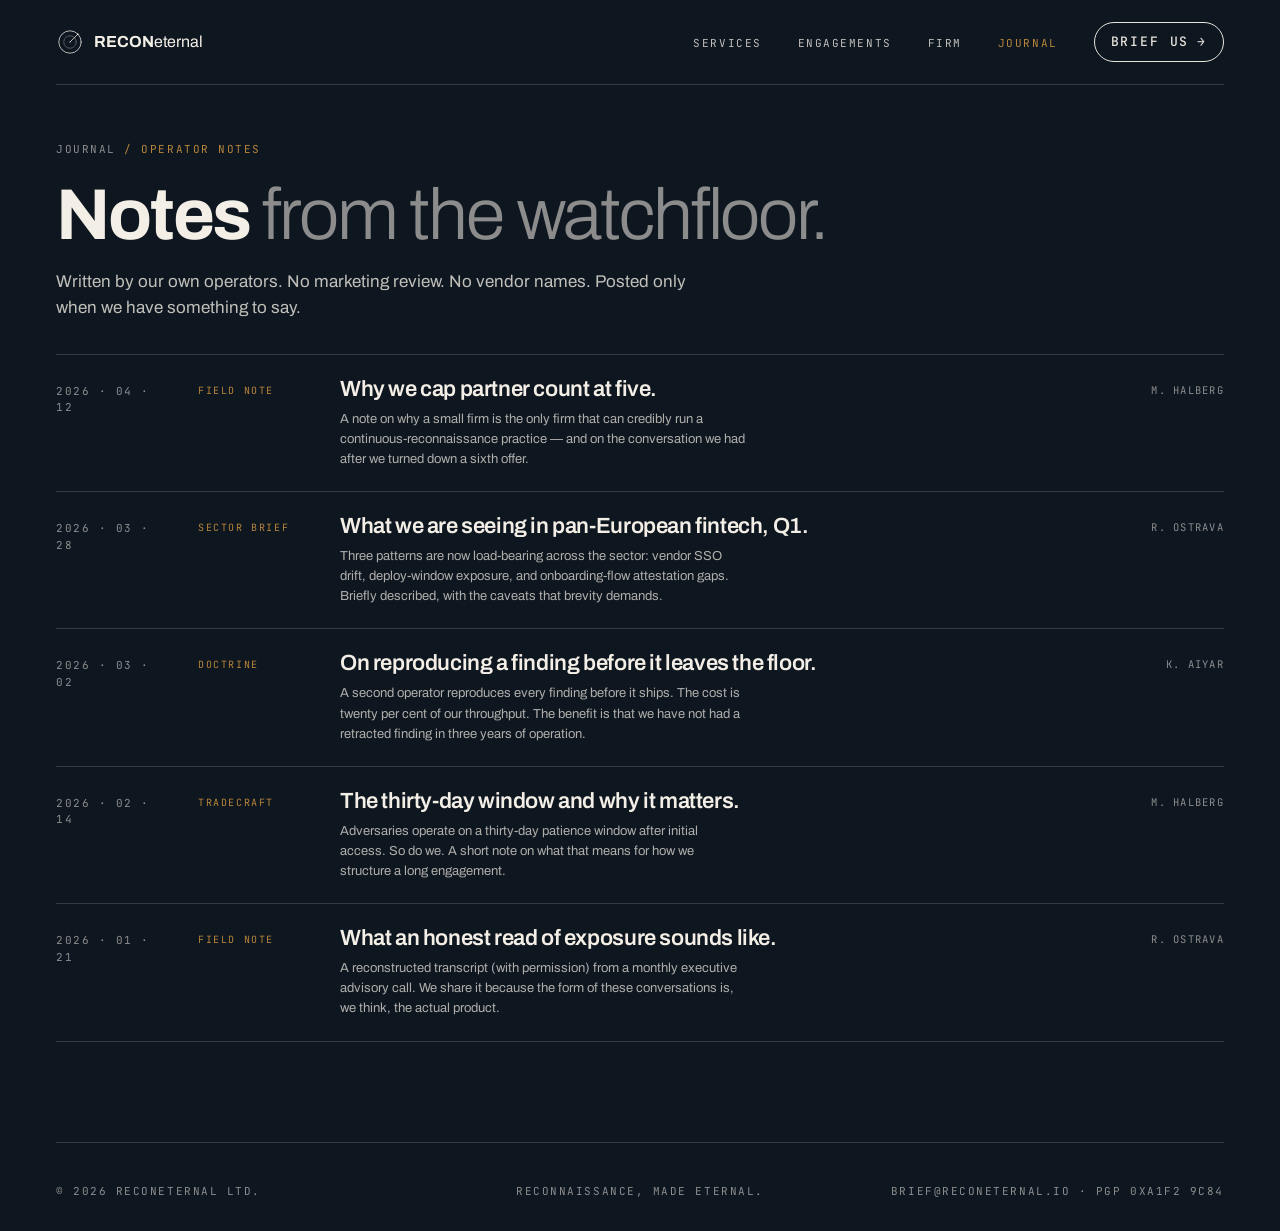
<file: journal.html>
<!doctype html>
<html lang="en">
<head>
  <meta charset="utf-8" />
  <meta name="viewport" content="width=device-width, initial-scale=1" />
  <title>Journal — ReconEternal</title>
  <meta name="description" content="Operator-written notes from the watchfloor." />
  <link rel="icon" type="image/svg+xml" href="logo.svg" />
  <link rel="preconnect" href="https://fonts.googleapis.com" />
  <link rel="preconnect" href="https://fonts.gstatic.com" crossorigin />
  <link href="https://fonts.googleapis.com/css2?family=Archivo:wght@300;400;500;600;700;800&family=JetBrains+Mono:wght@400;500&display=swap" rel="stylesheet" />
  <link rel="stylesheet" href="style.css" />
</head>
<body>

  <header class="wrap">
    <nav class="nav" aria-label="Primary">
      <a class="lockup" href="index.html">
        <svg viewBox="0 0 100 100" fill="none" stroke="currentColor" stroke-width="2.6" stroke-linecap="round" aria-hidden="true">
          <circle cx="50" cy="50" r="40"/>
          <circle cx="50" cy="50" r="22" stroke-dasharray="1.5 4" stroke-opacity="0.55"/>
          <line x1="50" y1="50" x2="78" y2="22"/>
          <circle cx="78" cy="22" r="2.8" fill="currentColor" stroke="none"/>
          <circle cx="50" cy="50" r="1.8" fill="currentColor" stroke="none"/>
        </svg>
        <span>RECON<em>eternal</em></span>
      </a>
      <ul>
        <li><a href="services.html">Services</a></li>
        <li><a href="engagements.html">Engagements</a></li>
        <li><a href="firm.html">Firm</a></li>
        <li><a class="active" href="journal.html">Journal</a></li>
        <li><a class="cta" href="brief.html">Brief us</a></li>
      </ul>
    </nav>
  </header>

  <main class="wrap">
    <section class="phero">
      <div class="crumb">Journal <span class="amber">/ operator notes</span></div>
      <h1>Notes <em>from the watchfloor.</em></h1>
      <p class="lede">Written by our own operators. No marketing review. No vendor names. Posted only when we have something to say.</p>
    </section>

    <section class="journal-list">
      <a class="jrow" href="#">
        <div class="date">2026 · 04 · 12</div>
        <div class="cat">Field note</div>
        <div>
          <h3>Why we cap partner count at five.</h3>
          <p class="dek">A note on why a small firm is the only firm that can credibly run a continuous-reconnaissance practice — and on the conversation we had after we turned down a sixth offer.</p>
        </div>
        <div class="auth">M. Halberg</div>
      </a>

      <a class="jrow" href="#">
        <div class="date">2026 · 03 · 28</div>
        <div class="cat">Sector brief</div>
        <div>
          <h3>What we are seeing in pan-European fintech, Q1.</h3>
          <p class="dek">Three patterns are now load-bearing across the sector: vendor SSO drift, deploy-window exposure, and onboarding-flow attestation gaps. Briefly described, with the caveats that brevity demands.</p>
        </div>
        <div class="auth">R. Ostrava</div>
      </a>

      <a class="jrow" href="#">
        <div class="date">2026 · 03 · 02</div>
        <div class="cat">Doctrine</div>
        <div>
          <h3>On reproducing a finding before it leaves the floor.</h3>
          <p class="dek">A second operator reproduces every finding before it ships. The cost is twenty per cent of our throughput. The benefit is that we have not had a retracted finding in three years of operation.</p>
        </div>
        <div class="auth">K. Aiyar</div>
      </a>

      <a class="jrow" href="#">
        <div class="date">2026 · 02 · 14</div>
        <div class="cat">Tradecraft</div>
        <div>
          <h3>The thirty-day window and why it matters.</h3>
          <p class="dek">Adversaries operate on a thirty-day patience window after initial access. So do we. A short note on what that means for how we structure a long engagement.</p>
        </div>
        <div class="auth">M. Halberg</div>
      </a>

      <a class="jrow" href="#">
        <div class="date">2026 · 01 · 21</div>
        <div class="cat">Field note</div>
        <div>
          <h3>What an honest read of exposure sounds like.</h3>
          <p class="dek">A reconstructed transcript (with permission) from a monthly executive advisory call. We share it because the form of these conversations is, we think, the actual product.</p>
        </div>
        <div class="auth">R. Ostrava</div>
      </a>
    </section>

    <footer class="site">
      <span>© 2026 ReconEternal Ltd.</span>
      <span class="center">Reconnaissance, made eternal.</span>
      <span class="right">brief@reconeternal.io · PGP 0xA1F2 9C84</span>
    </footer>
  </main>

</body>
</html>
</file>
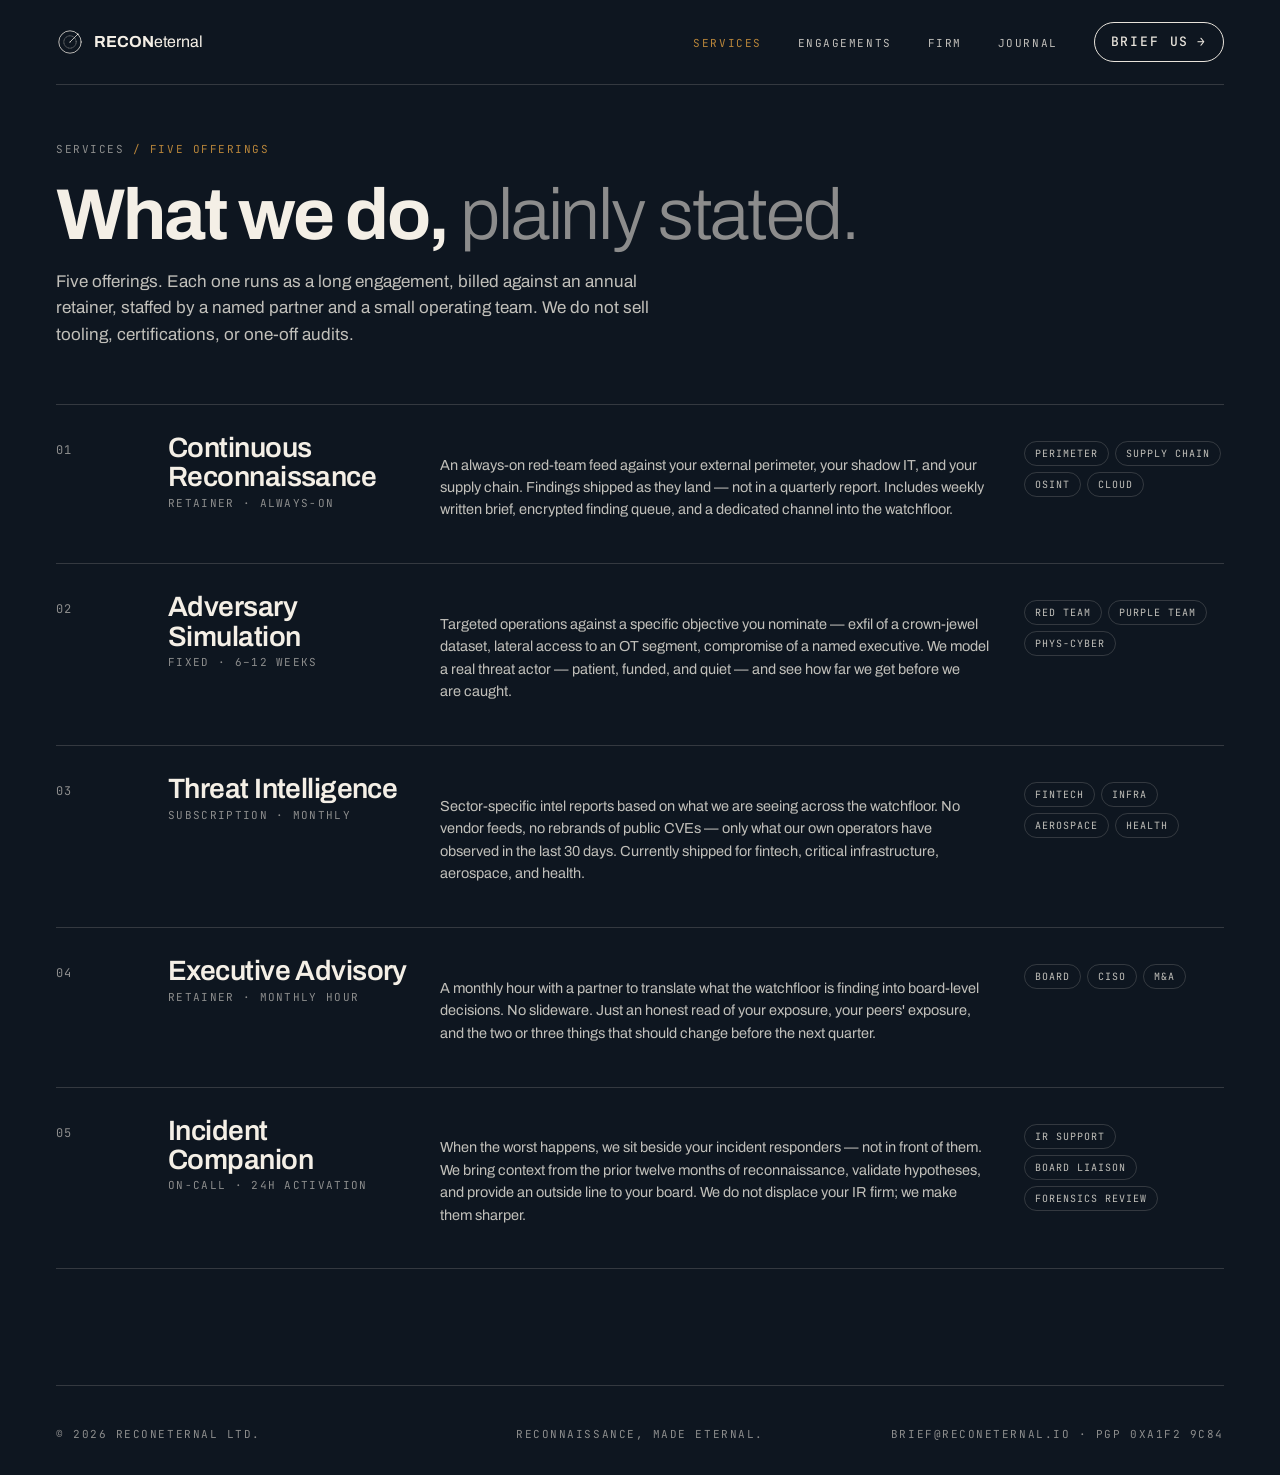
<file: services.html>
<!doctype html>
<html lang="en">
<head>
  <meta charset="utf-8" />
  <meta name="viewport" content="width=device-width, initial-scale=1" />
  <title>Services — ReconEternal</title>
  <meta name="description" content="Five offerings: continuous reconnaissance, adversary simulation, threat intelligence, executive advisory, and incident companion." />
  <link rel="icon" type="image/svg+xml" href="logo.svg" />
  <link rel="preconnect" href="https://fonts.googleapis.com" />
  <link rel="preconnect" href="https://fonts.gstatic.com" crossorigin />
  <link href="https://fonts.googleapis.com/css2?family=Archivo:wght@300;400;500;600;700;800&family=JetBrains+Mono:wght@400;500&display=swap" rel="stylesheet" />
  <link rel="stylesheet" href="style.css" />
</head>
<body>

  <header class="wrap">
    <nav class="nav" aria-label="Primary">
      <a class="lockup" href="index.html" aria-label="ReconEternal home">
        <svg viewBox="0 0 100 100" fill="none" stroke="currentColor" stroke-width="2.6" stroke-linecap="round" aria-hidden="true">
          <circle cx="50" cy="50" r="40"/>
          <circle cx="50" cy="50" r="22" stroke-dasharray="1.5 4" stroke-opacity="0.55"/>
          <line x1="50" y1="50" x2="78" y2="22"/>
          <circle cx="78" cy="22" r="2.8" fill="currentColor" stroke="none"/>
          <circle cx="50" cy="50" r="1.8" fill="currentColor" stroke="none"/>
        </svg>
        <span>RECON<em>eternal</em></span>
      </a>
      <ul>
        <li><a class="active" href="services.html">Services</a></li>
        <li><a href="engagements.html">Engagements</a></li>
        <li><a href="firm.html">Firm</a></li>
        <li><a href="journal.html">Journal</a></li>
        <li><a class="cta" href="brief.html">Brief us</a></li>
      </ul>
    </nav>
  </header>

  <main class="wrap">
    <section class="phero">
      <div class="crumb">Services <span class="amber">/ five offerings</span></div>
      <h1>What we do, <em>plainly stated.</em></h1>
      <p class="lede">Five offerings. Each one runs as a long engagement, billed against an annual retainer, staffed by a named partner and a small operating team. We do not sell tooling, certifications, or one-off audits.</p>
    </section>

    <section class="svc-list">
      <article class="svc-row">
        <div class="ix">01</div>
        <div class="name">Continuous Reconnaissance<small>RETAINER · ALWAYS-ON</small></div>
        <p class="desc">An always-on red-team feed against your external perimeter, your shadow IT, and your supply chain. Findings shipped as they land — not in a quarterly report. Includes weekly written brief, encrypted finding queue, and a dedicated channel into the watchfloor.</p>
        <div class="pills"><span class="pill">Perimeter</span><span class="pill">Supply chain</span><span class="pill">OSINT</span><span class="pill">Cloud</span></div>
      </article>

      <article class="svc-row">
        <div class="ix">02</div>
        <div class="name">Adversary Simulation<small>FIXED · 6–12 WEEKS</small></div>
        <p class="desc">Targeted operations against a specific objective you nominate — exfil of a crown-jewel dataset, lateral access to an OT segment, compromise of a named executive. We model a real threat actor — patient, funded, and quiet — and see how far we get before we are caught.</p>
        <div class="pills"><span class="pill">Red team</span><span class="pill">Purple team</span><span class="pill">Phys-cyber</span></div>
      </article>

      <article class="svc-row">
        <div class="ix">03</div>
        <div class="name">Threat Intelligence<small>SUBSCRIPTION · MONTHLY</small></div>
        <p class="desc">Sector-specific intel reports based on what we are seeing across the watchfloor. No vendor feeds, no rebrands of public CVEs — only what our own operators have observed in the last 30 days. Currently shipped for fintech, critical infrastructure, aerospace, and health.</p>
        <div class="pills"><span class="pill">Fintech</span><span class="pill">Infra</span><span class="pill">Aerospace</span><span class="pill">Health</span></div>
      </article>

      <article class="svc-row">
        <div class="ix">04</div>
        <div class="name">Executive Advisory<small>RETAINER · MONTHLY HOUR</small></div>
        <p class="desc">A monthly hour with a partner to translate what the watchfloor is finding into board-level decisions. No slideware. Just an honest read of your exposure, your peers' exposure, and the two or three things that should change before the next quarter.</p>
        <div class="pills"><span class="pill">Board</span><span class="pill">CISO</span><span class="pill">M&amp;A</span></div>
      </article>

      <article class="svc-row">
        <div class="ix">05</div>
        <div class="name">Incident Companion<small>ON-CALL · 24H ACTIVATION</small></div>
        <p class="desc">When the worst happens, we sit beside your incident responders — not in front of them. We bring context from the prior twelve months of reconnaissance, validate hypotheses, and provide an outside line to your board. We do not displace your IR firm; we make them sharper.</p>
        <div class="pills"><span class="pill">IR support</span><span class="pill">Board liaison</span><span class="pill">Forensics review</span></div>
      </article>
    </section>

    <footer class="site">
      <span>© 2026 ReconEternal Ltd.</span>
      <span class="center">Reconnaissance, made eternal.</span>
      <span class="right">brief@reconeternal.io · PGP 0xA1F2 9C84</span>
    </footer>
  </main>

</body>
</html>
</file>
<file: style.css>
/* ReconEternal — production stylesheet
   ------------------------------------------------------------------ */
:root {
  --ink:    #0E1620;
  --ink-2:  #1A2533;
  --paper:  #F4EFE6;
  --paper-2:#EBE5D8;
  --rule-d: rgba(244,239,230,0.16);
  --muted-d:rgba(244,239,230,0.55);
  --amber:  #B8853A;
  --max:    1280px;
}
* { box-sizing: border-box; }
html, body { margin: 0; padding: 0; }
body {
  background: var(--ink);
  color: var(--paper);
  font-family: 'Archivo', system-ui, -apple-system, Segoe UI, sans-serif;
  font-size: 16px;
  line-height: 1.5;
  -webkit-font-smoothing: antialiased;
}
a { color: inherit; text-decoration: none; }
.wrap { max-width: var(--max); margin: 0 auto; padding: 0 56px; }

/* ── Nav ─────────────────────────────────────────────── */
.nav {
  display: flex; align-items: center; justify-content: space-between;
  padding: 22px 0;
  border-bottom: 1px solid var(--rule-d);
}
.nav .lockup { display: flex; align-items: center; gap: 10px; font-weight: 700; font-size: 16px; letter-spacing: -0.005em; }
.nav .lockup em { font-style: normal; font-weight: 400; }
.nav .lockup svg { width: 28px; height: 28px; }
.nav ul { display: flex; gap: 36px; list-style: none; padding: 0; margin: 0; align-items: center; }
.nav ul a {
  font-family: 'JetBrains Mono', ui-monospace, Menlo, monospace;
  font-size: 11px; letter-spacing: 0.14em; text-transform: uppercase;
  opacity: 0.78;
}
.nav ul a:hover, .nav ul a.active { opacity: 1; color: var(--amber); }
.nav .cta {
  font-weight: 500; font-size: 13px;
  padding: 9px 16px; border: 1px solid currentColor; border-radius: 999px;
  display: inline-flex; align-items: center; gap: 8px; opacity: 0.95;
}
.nav .cta::after { content: '→'; }

/* ── Meta strip ──────────────────────────────────────── */
.meta-strip {
  display: flex; justify-content: space-between; align-items: center;
  padding: 10px 0;
  font-family: 'JetBrains Mono', ui-monospace, monospace;
  font-size: 10.5px; letter-spacing: 0.16em; text-transform: uppercase;
  color: var(--muted-d);
  border-bottom: 1px solid var(--rule-d);
}
.live::before {
  content: ''; display: inline-block; width: 7px; height: 7px; border-radius: 50%;
  background: var(--amber); margin-right: 8px; transform: translateY(-1px);
  animation: pulse 2.4s infinite;
}
@keyframes pulse {
  0%   { box-shadow: 0 0 0 0 rgba(184,133,58,0.5); }
  70%  { box-shadow: 0 0 0 8px rgba(184,133,58,0); }
  100% { box-shadow: 0 0 0 0 rgba(184,133,58,0); }
}

/* ── Hero ────────────────────────────────────────────── */
.hero { position: relative; padding: 70px 0 40px; }
.hero-grid { display: grid; grid-template-columns: 1.4fr 1fr; gap: 80px; align-items: end; }
.hero h1 {
  font-weight: 700; font-size: clamp(64px, 8vw, 110px);
  line-height: 0.92; letter-spacing: -0.04em;
  margin: 0 0 56px; text-wrap: balance;
}
.hero h1 em { font-style: normal; font-weight: 300; opacity: 0.62; }
.hero h1 .accent { color: var(--amber); }
.hero .lede {
  font-size: 17px; line-height: 1.55; max-width: 38ch;
  color: rgba(244,239,230,0.78); margin: 0 0 36px; text-wrap: pretty;
}
.actions { display: flex; gap: 14px; align-items: center; margin-bottom: 48px; }
.btn {
  font-weight: 500; font-size: 14px; padding: 14px 22px; border-radius: 999px;
  display: inline-flex; align-items: center; gap: 10px; cursor: pointer; border: 1px solid currentColor;
}
.btn::after { content: '→'; }
.btn.primary { background: var(--paper); color: var(--ink); border-color: var(--paper); }
.btn.ghost   { background: transparent; color: var(--paper); opacity: 0.92; }
.stamp-row { display: grid; grid-template-columns: 1fr 1fr; gap: 18px; }
.stamp { border-top: 1px solid var(--rule-d); padding: 14px 0 0; }
.stamp .k { font-family: 'JetBrains Mono', monospace; font-size: 10px; letter-spacing: 0.16em; text-transform: uppercase; color: var(--muted-d); margin-bottom: 8px; }
.stamp .v { font-size: 28px; font-weight: 600; letter-spacing: -0.02em; line-height: 1; }
.stamp .v small { font-size: 13px; font-weight: 400; opacity: 0.6; margin-left: 6px; letter-spacing: 0; }

.hero-deco {
  position: absolute; right: -260px; top: 80px; width: 720px; height: 720px;
  color: rgba(244,239,230,0.07); pointer-events: none;
}
.hero-deco svg { width: 100%; height: 100%; }

/* ── Foot rail ───────────────────────────────────────── */
.foot-rail {
  display: flex; justify-content: space-between; align-items: center;
  font-family: 'JetBrains Mono', monospace; font-size: 10.5px; letter-spacing: 0.14em;
  text-transform: uppercase; color: var(--muted-d);
  border-top: 1px solid var(--rule-d); padding: 18px 0; margin-top: 60px;
}
.foot-rail .clients { display: flex; gap: 28px; align-items: center; }
.foot-rail .sep { opacity: 0.3; }

/* ── Site footer ─────────────────────────────────────── */
footer.site {
  border-top: 1px solid var(--rule-d); padding: 40px 0 32px; margin-top: 60px;
  font-family: 'JetBrains Mono', monospace; font-size: 11px; letter-spacing: 0.14em;
  text-transform: uppercase; color: var(--muted-d);
  display: grid; grid-template-columns: 1fr auto 1fr; gap: 24px; align-items: center;
}
footer.site .center { text-align: center; }
footer.site .right { text-align: right; }

/* ── Service preview grid (homepage tail) ────────────── */
.svc-preview { padding: 60px 0 0; border-top: 1px solid var(--rule-d); margin-top: 60px; }
.svc-preview .head { display: flex; justify-content: space-between; align-items: baseline; margin-bottom: 28px; }
.svc-preview .head h2 { font-weight: 600; font-size: 28px; letter-spacing: -0.02em; margin: 0; }
.svc-preview .head a {
  font-family: 'JetBrains Mono', monospace; font-size: 11px; letter-spacing: 0.14em;
  text-transform: uppercase; opacity: 0.78;
}
.svc-grid { display: grid; grid-template-columns: repeat(4, 1fr); gap: 0; }
.svc-card { border-right: 1px solid var(--rule-d); padding: 0 24px 24px; min-height: 240px;
            display: flex; flex-direction: column; gap: 14px; }
.svc-card:first-child { padding-left: 0; }
.svc-card:last-child { border-right: none; padding-right: 0; }
.svc-card .num { font-family: 'JetBrains Mono', monospace; font-size: 10px; letter-spacing: 0.16em; color: var(--muted-d); }
.svc-card h3 { font-weight: 600; font-size: 22px; letter-spacing: -0.015em; line-height: 1.1; margin: 0; }
.svc-card p { font-size: 13px; line-height: 1.55; color: rgba(244,239,230,0.7); margin: 0; text-wrap: pretty; }
.svc-card .arrow { margin-top: auto; font-size: 18px; }

/* ── Page hero (inner) ───────────────────────────────── */
.phero { padding: 56px 0 32px; }
.phero .crumb { font-family: 'JetBrains Mono', monospace; font-size: 11px; letter-spacing: 0.14em; color: var(--muted-d); text-transform: uppercase; margin-bottom: 22px; }
.phero .crumb .amber { color: var(--amber); }
.phero h1 { font-weight: 700; font-size: clamp(44px, 6vw, 72px); line-height: 1; letter-spacing: -0.03em; margin: 0 0 18px; max-width: 22ch; text-wrap: balance; }
.phero h1 em { font-style: normal; font-weight: 300; color: var(--muted-d); }
.phero .lede { font-size: 17px; line-height: 1.55; max-width: 64ch; color: rgba(244,239,230,0.78); margin: 0; text-wrap: pretty; }

/* ── Services list ───────────────────────────────────── */
.svc-list { padding: 24px 0 56px; }
.svc-row { display: grid; grid-template-columns: 80px 240px 1fr 200px; gap: 32px; padding: 28px 0; border-top: 1px solid var(--rule-d); align-items: start; }
.svc-row:last-child { border-bottom: 1px solid var(--rule-d); }
.svc-row .ix { font-family: 'JetBrains Mono', monospace; font-size: 12px; color: var(--muted-d); padding-top: 8px; letter-spacing: 0.12em; }
.svc-row .name { font-weight: 600; font-size: 28px; letter-spacing: -0.02em; line-height: 1.05; }
.svc-row .name small { display: block; font-family: 'JetBrains Mono', monospace; font-size: 11px; font-weight: 400; color: var(--muted-d); margin-top: 6px; letter-spacing: 0.12em; text-transform: uppercase; }
.svc-row .desc { font-size: 14.5px; line-height: 1.55; color: rgba(244,239,230,0.78); padding-top: 6px; text-wrap: pretty; }
.svc-row .pills { display: flex; flex-wrap: wrap; gap: 6px; padding-top: 8px; }
.pill { display: inline-flex; padding: 4px 10px; border: 1px solid var(--rule-d); border-radius: 999px; font-family: 'JetBrains Mono', monospace; font-size: 10px; color: rgba(244,239,230,0.78); letter-spacing: 0.1em; text-transform: uppercase; }

/* ── Engagement findings ─────────────────────────────── */
.eng-meta { display: grid; grid-template-columns: 2fr 1fr; gap: 48px; align-items: end; padding-bottom: 40px; border-bottom: 1px solid var(--rule-d); }
.eng-meta .card { border: 1px solid var(--rule-d); padding: 22px; display: grid; gap: 14px; font-family: 'JetBrains Mono', monospace; font-size: 11px; letter-spacing: 0.12em; text-transform: uppercase; }
.eng-meta .card .row { display: flex; justify-content: space-between; }
.eng-meta .card .k { color: var(--muted-d); }
.eng-body { display: grid; grid-template-columns: 200px 1fr; gap: 56px; padding: 48px 0; }
.eng-body .label { font-family: 'JetBrains Mono', monospace; font-size: 10.5px; letter-spacing: 0.16em; text-transform: uppercase; color: var(--muted-d); padding-top: 4px; }
.findings { display: grid; gap: 22px; }
.finding { border-top: 1px solid var(--rule-d); padding-top: 18px; display: grid; grid-template-columns: 80px 1fr auto; gap: 24px; align-items: start; }
.sev { font-family: 'JetBrains Mono', monospace; font-size: 10px; padding: 4px 8px; letter-spacing: 0.12em; text-transform: uppercase; border-radius: 2px; width: fit-content; }
.sev.crit { background: var(--amber); color: var(--ink); }
.sev.high { background: rgba(184,133,58,0.18); color: var(--amber); border: 1px solid rgba(184,133,58,0.4); }
.sev.med  { background: transparent; color: var(--muted-d); border: 1px solid var(--rule-d); }
.finding h4 { font-weight: 600; font-size: 18px; letter-spacing: -0.01em; margin: 0 0 6px; }
.finding p { font-size: 13.5px; line-height: 1.55; color: rgba(244,239,230,0.72); margin: 0; max-width: 60ch; text-wrap: pretty; }
.finding .id { font-family: 'JetBrains Mono', monospace; font-size: 10.5px; color: var(--muted-d); letter-spacing: 0.1em; }

/* ── Firm / About ────────────────────────────────────── */
.partners { padding: 18px 0 40px; display: grid; grid-template-columns: repeat(3, 1fr); gap: 24px; }
.partner { border-top: 1px solid var(--rule-d); padding-top: 18px; display: grid; gap: 14px; }
.partner .portrait { aspect-ratio: 4 / 5; background: var(--ink-2); position: relative; overflow: hidden; background-image: repeating-linear-gradient(135deg, rgba(244,239,230,0.045) 0 8px, transparent 8px 16px); }
.partner .portrait .pill { position: absolute; top: 12px; left: 12px; }
.partner h4 { font-weight: 600; font-size: 20px; letter-spacing: -0.015em; margin: 0; }
.partner h4 small { display: block; font-family: 'JetBrains Mono', monospace; font-size: 10px; font-weight: 400; color: var(--muted-d); margin-top: 6px; letter-spacing: 0.14em; text-transform: uppercase; }
.partner p { font-size: 13.5px; line-height: 1.55; color: rgba(244,239,230,0.72); margin: 0; text-wrap: pretty; }

.doctrine { padding: 32px 0 44px; border-top: 1px solid var(--rule-d); }
.doctrine .head { display: flex; justify-content: space-between; align-items: baseline; margin-bottom: 18px; }
.doctrine h2 { font-weight: 600; font-size: 24px; letter-spacing: -0.02em; margin: 0; }
.doctrine .head span { font-family: 'JetBrains Mono', monospace; font-size: 11px; color: var(--muted-d); letter-spacing: 0.14em; text-transform: uppercase; }
.doctrine ol { list-style: none; padding: 0; margin: 0; display: grid; grid-template-columns: 1fr 1fr; gap: 1px; background: var(--rule-d); border: 1px solid var(--rule-d); }
.doctrine li { background: var(--ink); padding: 20px 22px; display: grid; grid-template-columns: 32px 1fr; gap: 14px; }
.doctrine li .n { font-family: 'JetBrains Mono', monospace; font-size: 11px; color: var(--amber); letter-spacing: 0.14em; padding-top: 4px; }
.doctrine li b { font-weight: 600; font-size: 15.5px; letter-spacing: -0.01em; display: block; margin-bottom: 6px; }
.doctrine li p { font-size: 13px; line-height: 1.5; color: rgba(244,239,230,0.7); margin: 0; text-wrap: pretty; }

/* ── Journal ─────────────────────────────────────────── */
.journal-list { padding: 0 0 40px; }
.jrow { display: grid; grid-template-columns: 110px 110px 1fr 140px; gap: 32px; padding: 22px 0; border-top: 1px solid var(--rule-d); align-items: start; }
.jrow:last-child { border-bottom: 1px solid var(--rule-d); }
.jrow .date { font-family: 'JetBrains Mono', monospace; font-size: 11px; color: var(--muted-d); letter-spacing: 0.14em; padding-top: 6px; }
.jrow .cat { font-family: 'JetBrains Mono', monospace; font-size: 10px; color: var(--amber); letter-spacing: 0.16em; text-transform: uppercase; padding-top: 6px; }
.jrow h3 { font-weight: 600; font-size: 22px; letter-spacing: -0.018em; line-height: 1.18; margin: 0 0 6px; }
.jrow .dek { font-size: 13px; line-height: 1.55; color: rgba(244,239,230,0.7); margin: 0; max-width: 58ch; text-wrap: pretty; }
.jrow .auth { font-family: 'JetBrains Mono', monospace; font-size: 10.5px; color: var(--muted-d); letter-spacing: 0.12em; text-transform: uppercase; padding-top: 6px; text-align: right; }

/* ── Brief / Contact ─────────────────────────────────── */
.brief { padding: 52px 0; display: grid; grid-template-columns: 1.1fr 1fr; gap: 72px; }
.brief .left h1 { font-weight: 700; font-size: clamp(44px, 5vw, 60px); line-height: 1; letter-spacing: -0.03em; margin: 0 0 20px; max-width: 12ch; text-wrap: balance; }
.brief .left h1 em { font-style: normal; font-weight: 300; color: var(--muted-d); }
.brief .copy { font-size: 15.5px; line-height: 1.55; color: rgba(244,239,230,0.78); max-width: 44ch; margin: 0 0 28px; text-wrap: pretty; }
.channels { display: grid; gap: 18px; padding-top: 22px; border-top: 1px solid var(--rule-d); }
.ch { display: grid; grid-template-columns: 130px 1fr; gap: 18px; align-items: start; }
.ch .k { font-family: 'JetBrains Mono', monospace; font-size: 10.5px; letter-spacing: 0.14em; text-transform: uppercase; color: var(--muted-d); padding-top: 4px; }
.ch .v { font-family: 'JetBrains Mono', monospace; font-size: 13px; color: var(--paper); }
.ch .v small { display: block; font-size: 11px; color: var(--muted-d); margin-top: 4px; letter-spacing: 0.02em; }
form.brief-form { display: grid; gap: 18px; padding: 26px 28px 28px; border: 1px solid var(--rule-d); align-self: start; }
form.brief-form .fhead { display: flex; justify-content: space-between; align-items: baseline; font-family: 'JetBrains Mono', monospace; font-size: 11px; letter-spacing: 0.14em; text-transform: uppercase; color: var(--muted-d); }
form.brief-form .fhead .amber { color: var(--amber); }
form.brief-form .field label { font-family: 'JetBrains Mono', monospace; font-size: 10px; letter-spacing: 0.16em; text-transform: uppercase; color: var(--muted-d); display: block; margin-bottom: 8px; }
form.brief-form input, form.brief-form select, form.brief-form textarea { width: 100%; background: transparent; border: none; border-bottom: 1px solid var(--rule-d); color: var(--paper); padding: 8px 0; font-family: 'Archivo', sans-serif; font-size: 14.5px; letter-spacing: -0.005em; outline: none; }
form.brief-form textarea { resize: none; min-height: 56px; }
form.brief-form .row2 { display: grid; grid-template-columns: 1fr 1fr; gap: 22px; }
form.brief-form button { margin-top: 6px; align-self: start; background: var(--paper); color: var(--ink); border: 1px solid var(--paper); padding: 12px 20px; border-radius: 999px; cursor: pointer; font-family: 'Archivo', sans-serif; font-weight: 500; font-size: 13.5px; display: inline-flex; align-items: center; gap: 10px; }
form.brief-form button::after { content: '→'; }

@media (max-width: 900px) {
  .svc-row, .eng-meta, .eng-body, .partners, .doctrine ol, .jrow, .brief, .ch, form.brief-form .row2 { grid-template-columns: 1fr; gap: 18px; }
  .finding { grid-template-columns: 1fr; }
  .jrow .auth { text-align: left; }
  .phero { padding: 28px 0 16px; }
}

/* ── Responsive ──────────────────────────────────────── */
@media (max-width: 900px) {
  .wrap { padding: 0 22px; }
  .nav ul { display: none; }
  .nav .cta { display: none; }
  .meta-strip { font-size: 9px; gap: 12px; flex-wrap: wrap; }
  .hero { padding: 36px 0 24px; }
  .hero-grid { grid-template-columns: 1fr; gap: 32px; }
  .hero h1 { font-size: 50px; margin-bottom: 24px; }
  .hero-deco { display: none; }
  .actions { flex-direction: column; align-items: stretch; }
  .btn { justify-content: center; }
  .svc-grid { grid-template-columns: 1fr; }
  .svc-card { border-right: none; border-bottom: 1px solid var(--rule-d); padding: 22px 0; }
  .svc-card:last-child { border-bottom: none; }
  footer.site { grid-template-columns: 1fr; text-align: left; }
  footer.site .right, footer.site .center { text-align: left; }
  .foot-rail { flex-direction: column; align-items: flex-start; gap: 14px; }
}
</file>
